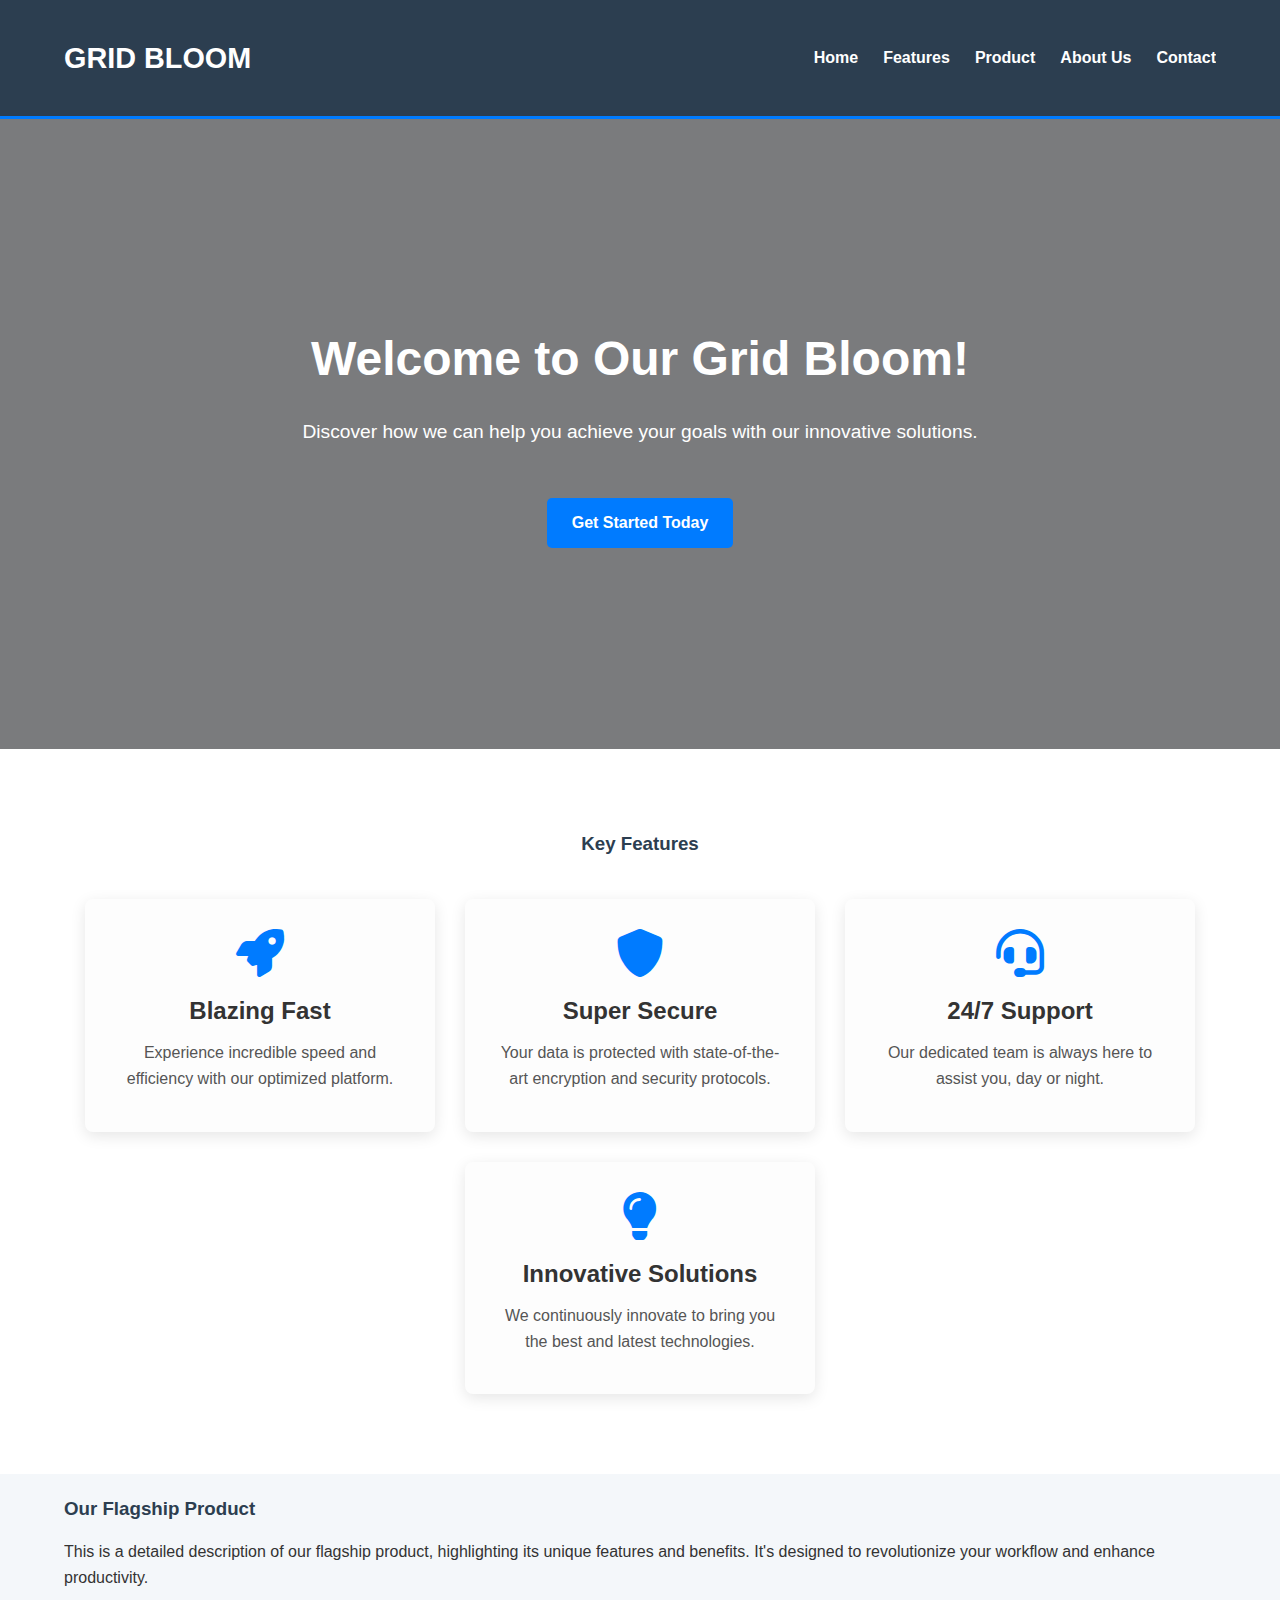
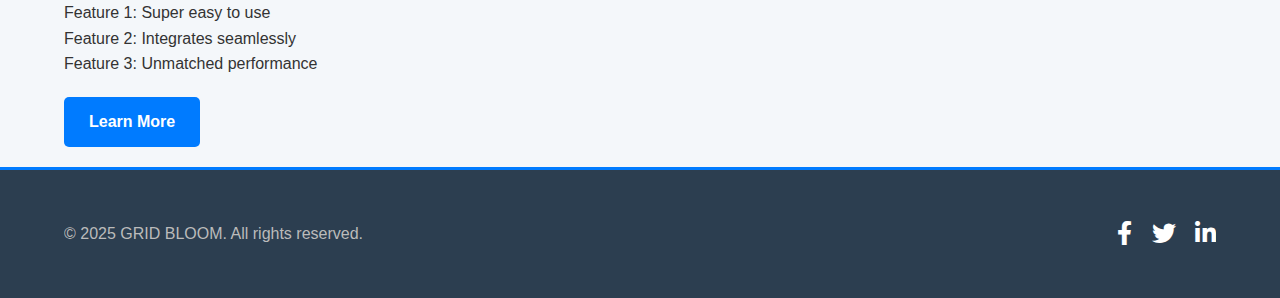
<file: index.html>
<!DOCTYPE html>
<html lang="en">
<head>
    <meta charset="UTF-8">
    <meta name="viewport" content="width=device-width, initial-scale=1.0">
    <title> Build Your First Landing Page with HTML & CSS</title>
    <link rel="icon" href="img.png">
    <meta name="description" content="A hands-on HTML and CSS project for beginners to learn web development by building a responsive landing page. Master columns, sections, and styling.">
    <meta name="keywords" content="HTML, CSS, landing page, web development, beginner project, frontend development, coding, learn web design, responsive design, tutorial, sample code">
    <meta name="author" content="Your Name / Your Project Name">
 
    <meta property="og:title" content="Learn Web Dev: Build Your First Landing Page with HTML & CSS">
    <meta property="og:description" content="A hands-on HTML and CSS project for beginners to learn web development by building a responsive landing page. Master columns, sections, and styling.">
    <meta property="og:image" content="https://www.yourwebsite.com/images/landing-page-project-thumbnail.jpg">
    <meta property="og:url" content="https://www.yourwebsite.com/your-project-page-url">
    <meta property="og:type" content="website">

    <meta name="twitter:card" content="summary_large_image">
    <meta name="twitter:title" content=" Build Your First Landing Page with HTML & CSS">
    <meta name="twitter:description" content="A hands-on HTML and CSS project for beginners to learn web development by building a responsive landing page. Master columns, sections, and styling.">
    <meta name="twitter:image" content="https://www.yourwebsite.com/images/landing-page-project-thumbnail.jpg">
    <meta name="twitter:site" content="@YourTwitterHandle">
    
    <link rel="stylesheet" href="style.css">
    <link rel="stylesheet" href="https://cdnjs.cloudflare.com/ajax/libs/font-awesome/6.0.0-beta3/css/all.min.css">
</head>
<body>

    <header class="main-header">
        <div class="container">
           <h1 class="logo">GRID BLOOM</h1>
           
            <nav class="main-nav">
                <ul>
                    <li><a href="index.html#home">Home</a></li> 
                    <li><a href="index.html#features">Features</a></li>
                    <li><a href="index.html#product-showcase">Product</a></li>
                    <li><a href="about.html">About Us</a></li>   
                    <li><a href="contact.html">Contact</a></li> 
                </ul>
            </nav>
        </div>
    </header>

    <main>
        <section id="home" class="hero-section">
            <div class="container">
                <h2>Welcome to Our Grid Bloom!</h2>
                <p>Discover how we can help you achieve your goals with our innovative solutions.</p>
                <a href="contact.html" class="btn">Get Started Today</a> 
            </div>
        </section>

        <section id="features" class="features-section">
            <div class="container">
                <h3>Key Features</h3>
                <div class="feature-grid">
                    <div class="feature-item">
                        <i class="fas fa-rocket icon"></i>
                        <h4>Blazing Fast</h4>
                        <p>Experience incredible speed and efficiency with our optimized platform.</p>
                    </div>
                    <div class="feature-item">
                        <i class="fas fa-shield-alt icon"></i>
                        <h4>Super Secure</h4>
                        <p>Your data is protected with state-of-the-art encryption and security protocols.</p>
                    </div>
                    <div class="feature-item">
                        <i class="fas fa-headset icon"></i>
                        <h4>24/7 Support</h4>
                        <p>Our dedicated team is always here to assist you, day or night.</p>
                    </div>
                    <div class="feature-item">
                        <i class="fas fa-lightbulb icon"></i>
                        <h4>Innovative Solutions</h4>
                        <p>We continuously innovate to bring you the best and latest technologies.</p>
                        </div>
                </div>
            </div>
        </section>

        <section id="product-showcase" class="product-showcase-section">
            <div class="container">
                <h3>Our Flagship Product</h3>
                <div class="product-content">
                    
                    <div class="product-description">
                        <p>This is a detailed description of our flagship product, highlighting its unique features and benefits. It's designed to revolutionize your workflow and enhance productivity.</p>
                        <ul>
                            <li>Feature 1: Super easy to use</li>
                            <li>Feature 2: Integrates seamlessly</li>
                            <li>Feature 3: Unmatched performance</li>
                        </ul>
                        <a href="contact.html" class="btn">Learn More</a> 
                    </div>
                </div>
            </div>
        </section>
    </main>

    <footer class="main-footer">
        <div class="container">
            <p>&copy; 2025 GRID BLOOM. All rights reserved.</p>
            <div class="social-links">
                <a href="#"><i class="fab fa-facebook-f"></i></a>
                <a href="#"><i class="fab fa-twitter"></i></a>
                <a href="#"><i class="fab fa-linkedin-in"></i></a>
            </div>
        </div>
    </footer>

</body>
</html>
</file>
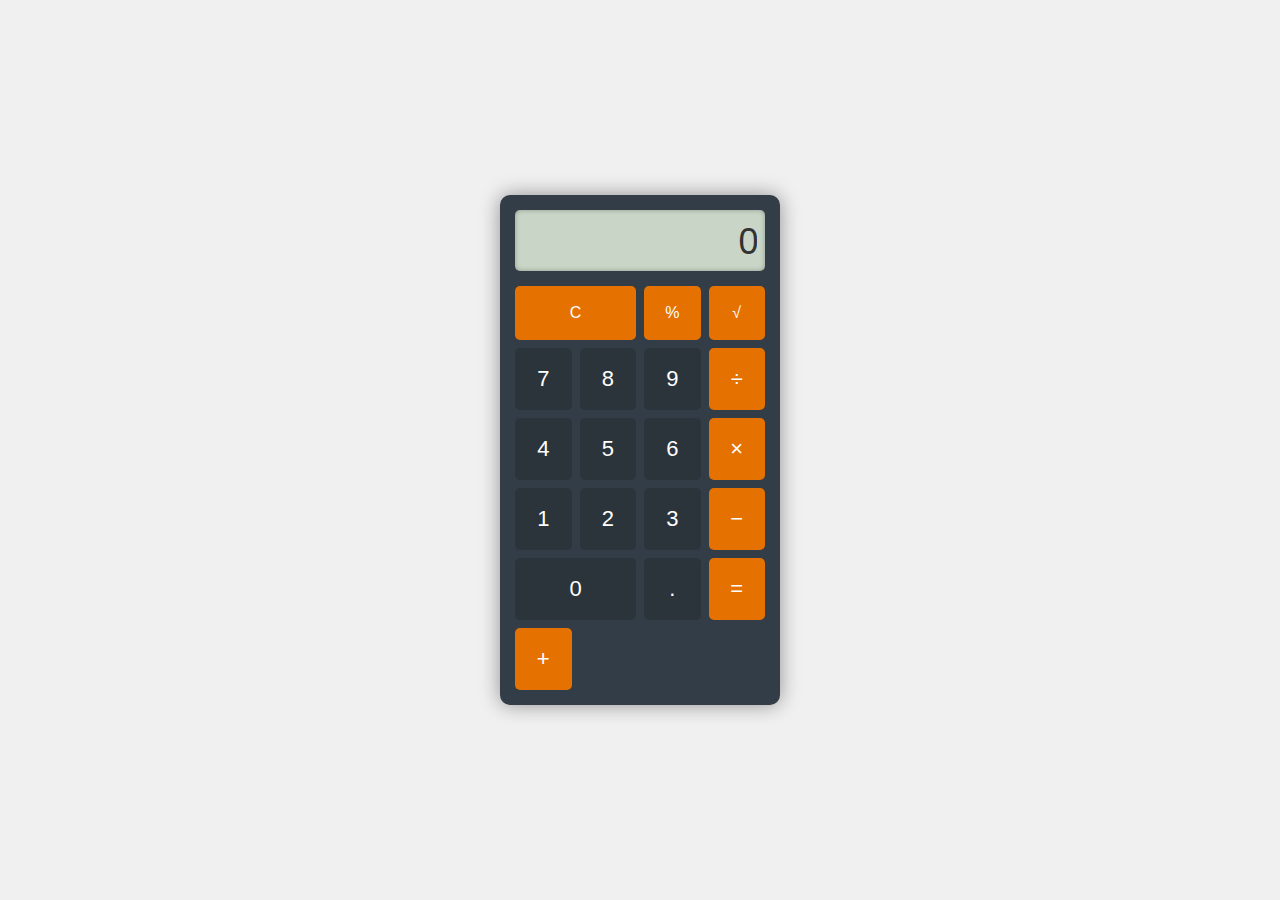
<file: calculator/index.html>
<!DOCTYPE html>
<html lang="en">
<head>
    <meta charset="UTF-8">
    <meta name="viewport" content="width=device-width, initial-scale=1.0">
    <title> Calculator</title>
    <link rel="icon" href="cal.png">
    <link rel="stylesheet" href="style.css">
</head>
<body>
    <div class="calculator">
        <div class="display-area">
            <div class="model-info"></div>
            <div class="display" id="display">0</div>
        </div>
        <div class="buttons">
            <button class="orange-btn span-two" id="clear">C</button> <button class="orange-btn" id="percent">%</button>
            <button class="orange-btn" id="sqrt">√</button>


            <button>7</button>
            <button>8</button>
            <button>9</button>
            <button class="operator" id="divide">÷</button>

            <button>4</button>
            <button>5</button>
            <button>6</button>
            <button class="operator" id="multiply">×</button>

            <button>1</button>
            <button>2</button>
            <button>3</button>
            <button class="operator" id="subtract">−</button>

            <button class="zero-button">0</button>
            <button id="decimal">.</button>
            <button class="operator" id="equals">=</button>
            <button class="operator" id="add">+</button>
        </div>
    </div>
    <script src="script.js"></script>
</body>
</html>
</file>
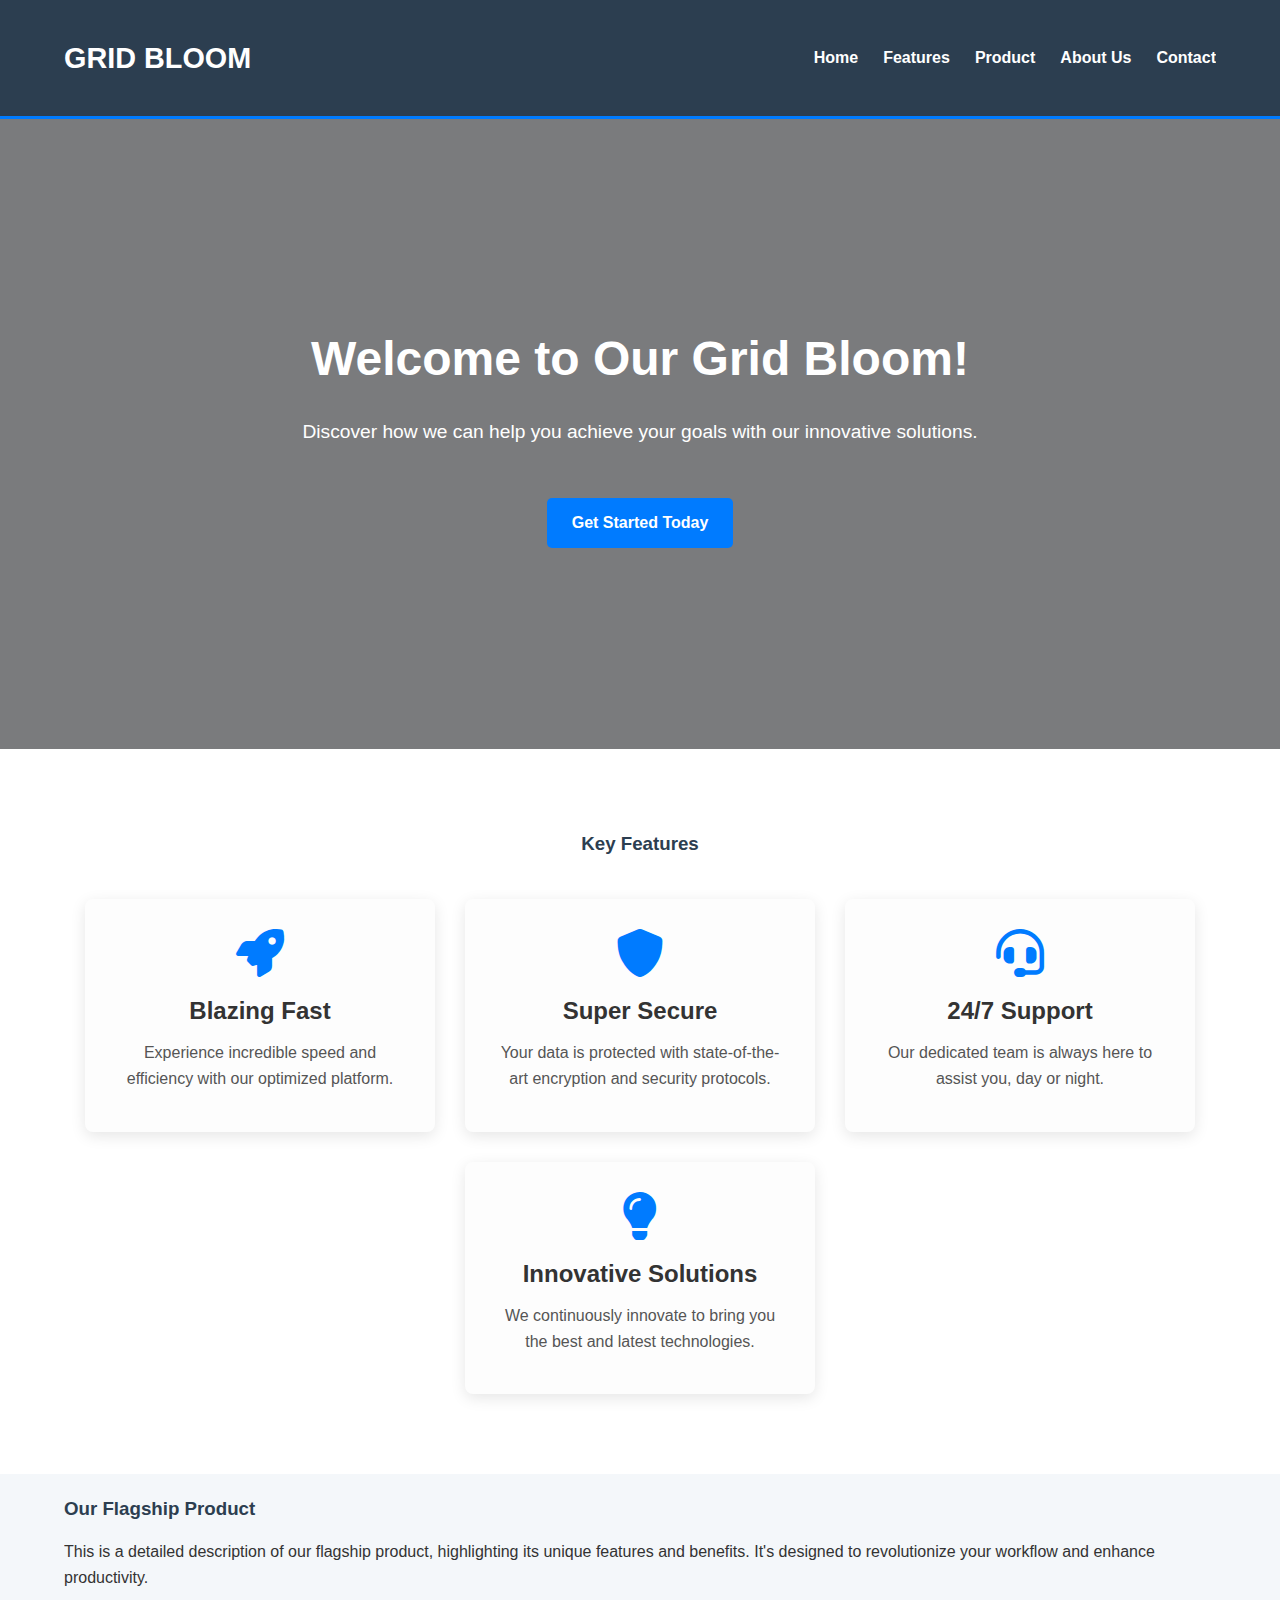
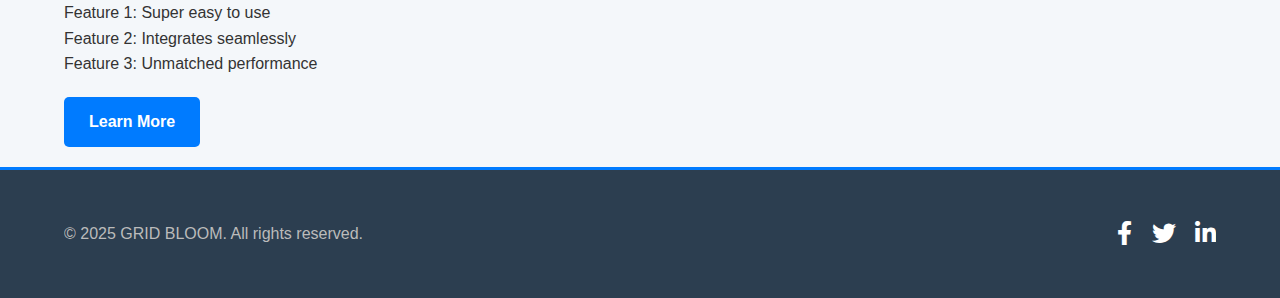
<file: landing page/index.html>
<!DOCTYPE html>
<html lang="en">
<head>
    <meta charset="UTF-8">
    <meta name="viewport" content="width=device-width, initial-scale=1.0">
    <title> Build Your First Landing Page with HTML & CSS</title>
    <link rel="icon" href="img.png">
    <meta name="description" content="A hands-on HTML and CSS project for beginners to learn web development by building a responsive landing page. Master columns, sections, and styling.">
    <meta name="keywords" content="HTML, CSS, landing page, web development, beginner project, frontend development, coding, learn web design, responsive design, tutorial, sample code">
    <meta name="author" content="Your Name / Your Project Name">
 
    <meta property="og:title" content="Learn Web Dev: Build Your First Landing Page with HTML & CSS">
    <meta property="og:description" content="A hands-on HTML and CSS project for beginners to learn web development by building a responsive landing page. Master columns, sections, and styling.">
    <meta property="og:image" content="https://www.yourwebsite.com/images/landing-page-project-thumbnail.jpg">
    <meta property="og:url" content="https://www.yourwebsite.com/your-project-page-url">
    <meta property="og:type" content="website">

    <meta name="twitter:card" content="summary_large_image">
    <meta name="twitter:title" content=" Build Your First Landing Page with HTML & CSS">
    <meta name="twitter:description" content="A hands-on HTML and CSS project for beginners to learn web development by building a responsive landing page. Master columns, sections, and styling.">
    <meta name="twitter:image" content="https://www.yourwebsite.com/images/landing-page-project-thumbnail.jpg">
    <meta name="twitter:site" content="@YourTwitterHandle">
    
    <link rel="stylesheet" href="style.css">
    <link rel="stylesheet" href="https://cdnjs.cloudflare.com/ajax/libs/font-awesome/6.0.0-beta3/css/all.min.css">
</head>
<body>

    <header class="main-header">
        <div class="container">
           <h1 class="logo">GRID BLOOM</h1>
           
            <nav class="main-nav">
                <ul>
                    <li><a href="index.html#home">Home</a></li> 
                    <li><a href="index.html#features">Features</a></li>
                    <li><a href="index.html#product-showcase">Product</a></li>
                    <li><a href="about.html">About Us</a></li>   
                    <li><a href="contact.html">Contact</a></li> 
                </ul>
            </nav>
        </div>
    </header>

    <main>
        <section id="home" class="hero-section">
            <div class="container">
                <h2>Welcome to Our Grid Bloom!</h2>
                <p>Discover how we can help you achieve your goals with our innovative solutions.</p>
                <a href="contact.html" class="btn">Get Started Today</a> 
            </div>
        </section>

        <section id="features" class="features-section">
            <div class="container">
                <h3>Key Features</h3>
                <div class="feature-grid">
                    <div class="feature-item">
                        <i class="fas fa-rocket icon"></i>
                        <h4>Blazing Fast</h4>
                        <p>Experience incredible speed and efficiency with our optimized platform.</p>
                    </div>
                    <div class="feature-item">
                        <i class="fas fa-shield-alt icon"></i>
                        <h4>Super Secure</h4>
                        <p>Your data is protected with state-of-the-art encryption and security protocols.</p>
                    </div>
                    <div class="feature-item">
                        <i class="fas fa-headset icon"></i>
                        <h4>24/7 Support</h4>
                        <p>Our dedicated team is always here to assist you, day or night.</p>
                    </div>
                    <div class="feature-item">
                        <i class="fas fa-lightbulb icon"></i>
                        <h4>Innovative Solutions</h4>
                        <p>We continuously innovate to bring you the best and latest technologies.</p>
                        </div>
                </div>
            </div>
        </section>

        <section id="product-showcase" class="product-showcase-section">
            <div class="container">
                <h3>Our Flagship Product</h3>
                <div class="product-content">
                    
                    <div class="product-description">
                        <p>This is a detailed description of our flagship product, highlighting its unique features and benefits. It's designed to revolutionize your workflow and enhance productivity.</p>
                        <ul>
                            <li>Feature 1: Super easy to use</li>
                            <li>Feature 2: Integrates seamlessly</li>
                            <li>Feature 3: Unmatched performance</li>
                        </ul>
                        <a href="contact.html" class="btn">Learn More</a> 
                    </div>
                </div>
            </div>
        </section>
    </main>

    <footer class="main-footer">
        <div class="container">
            <p>&copy; 2025 GRID BLOOM. All rights reserved.</p>
            <div class="social-links">
                <a href="#"><i class="fab fa-facebook-f"></i></a>
                <a href="#"><i class="fab fa-twitter"></i></a>
                <a href="#"><i class="fab fa-linkedin-in"></i></a>
            </div>
        </div>
    </footer>

</body>
</html>
</file>
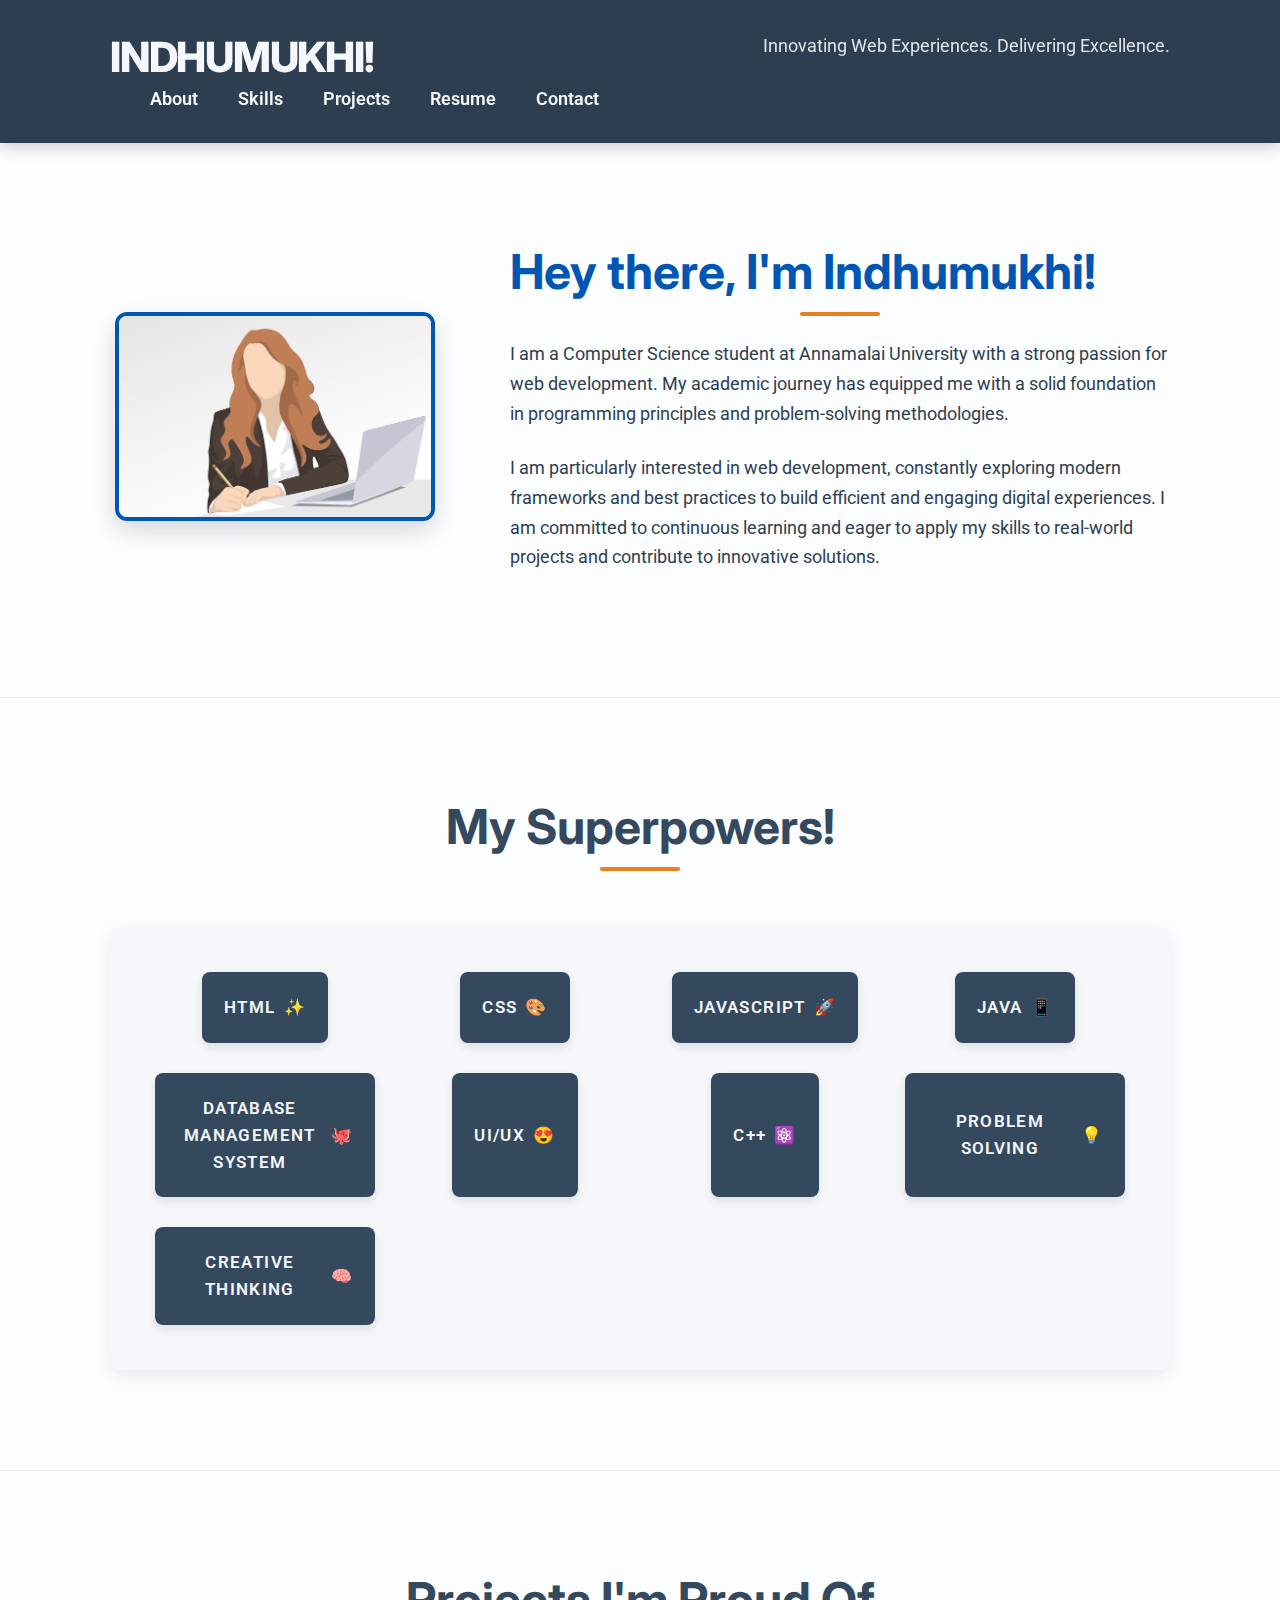
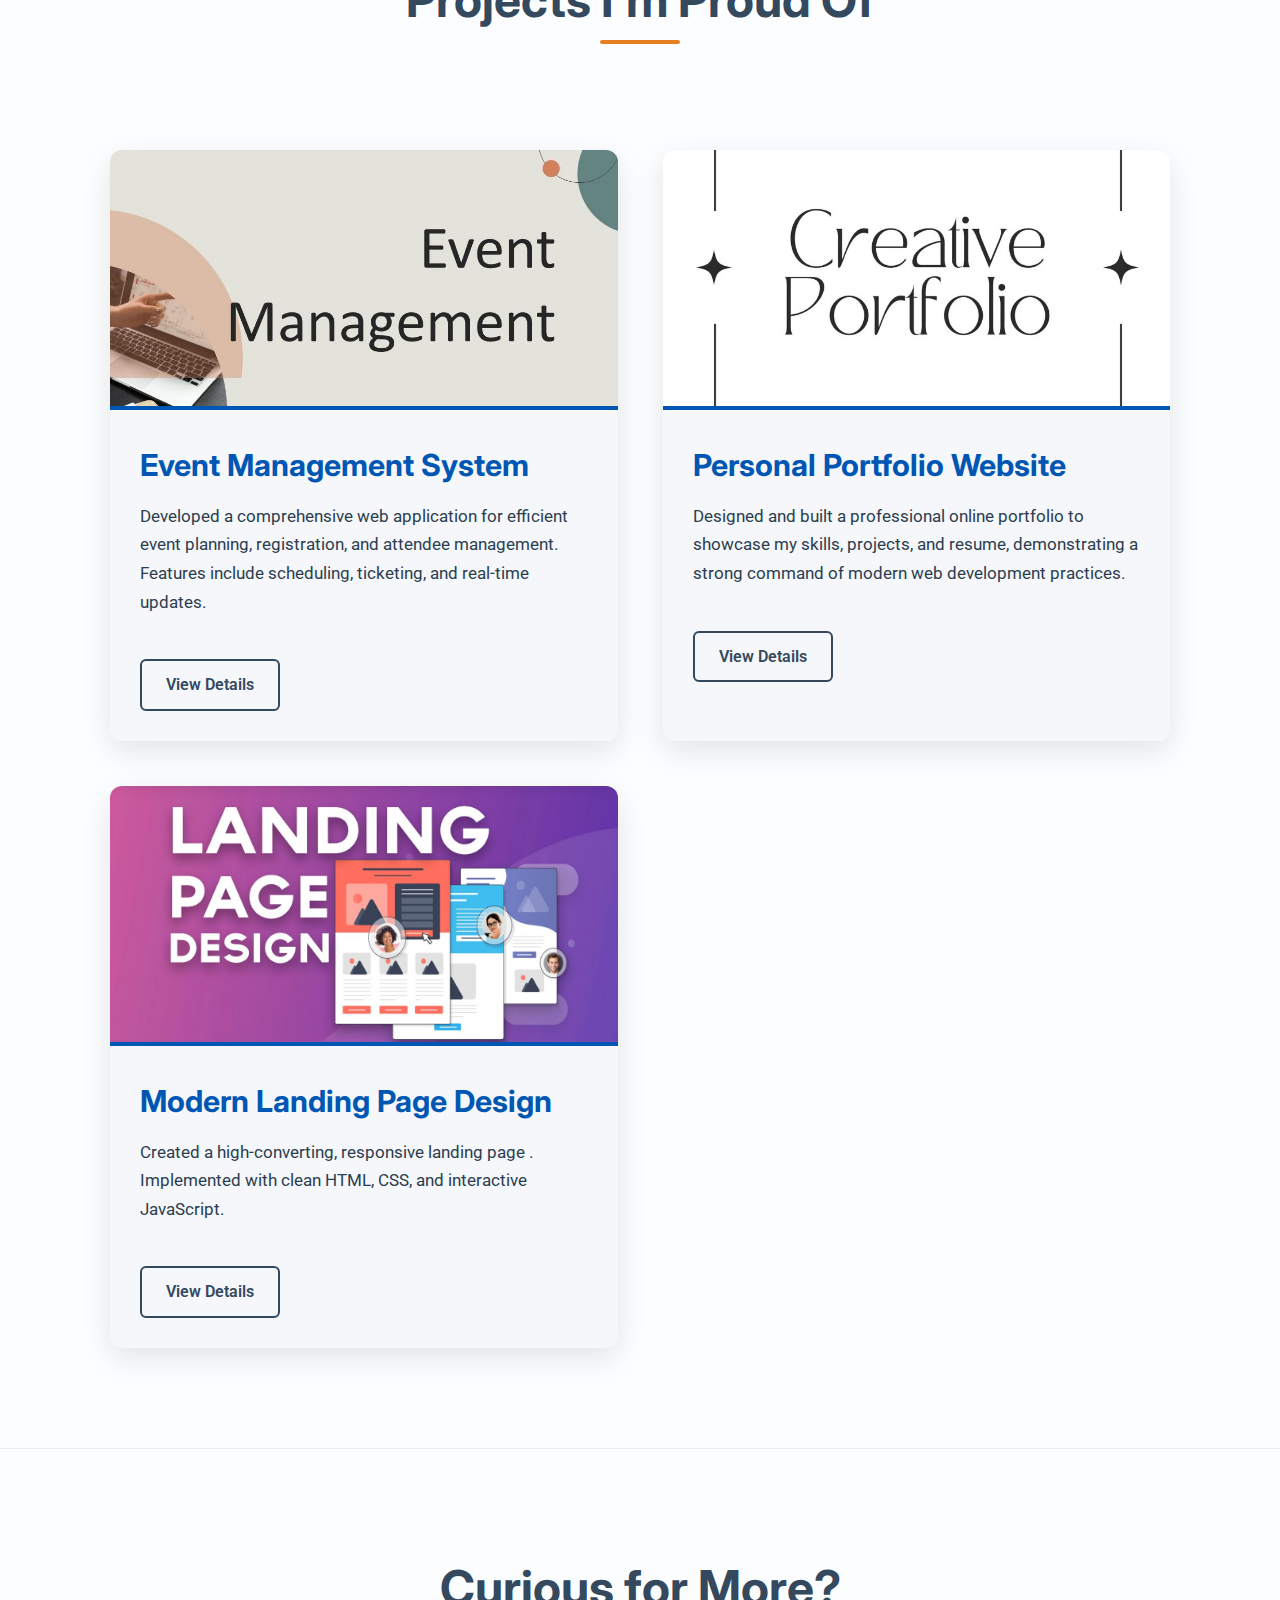
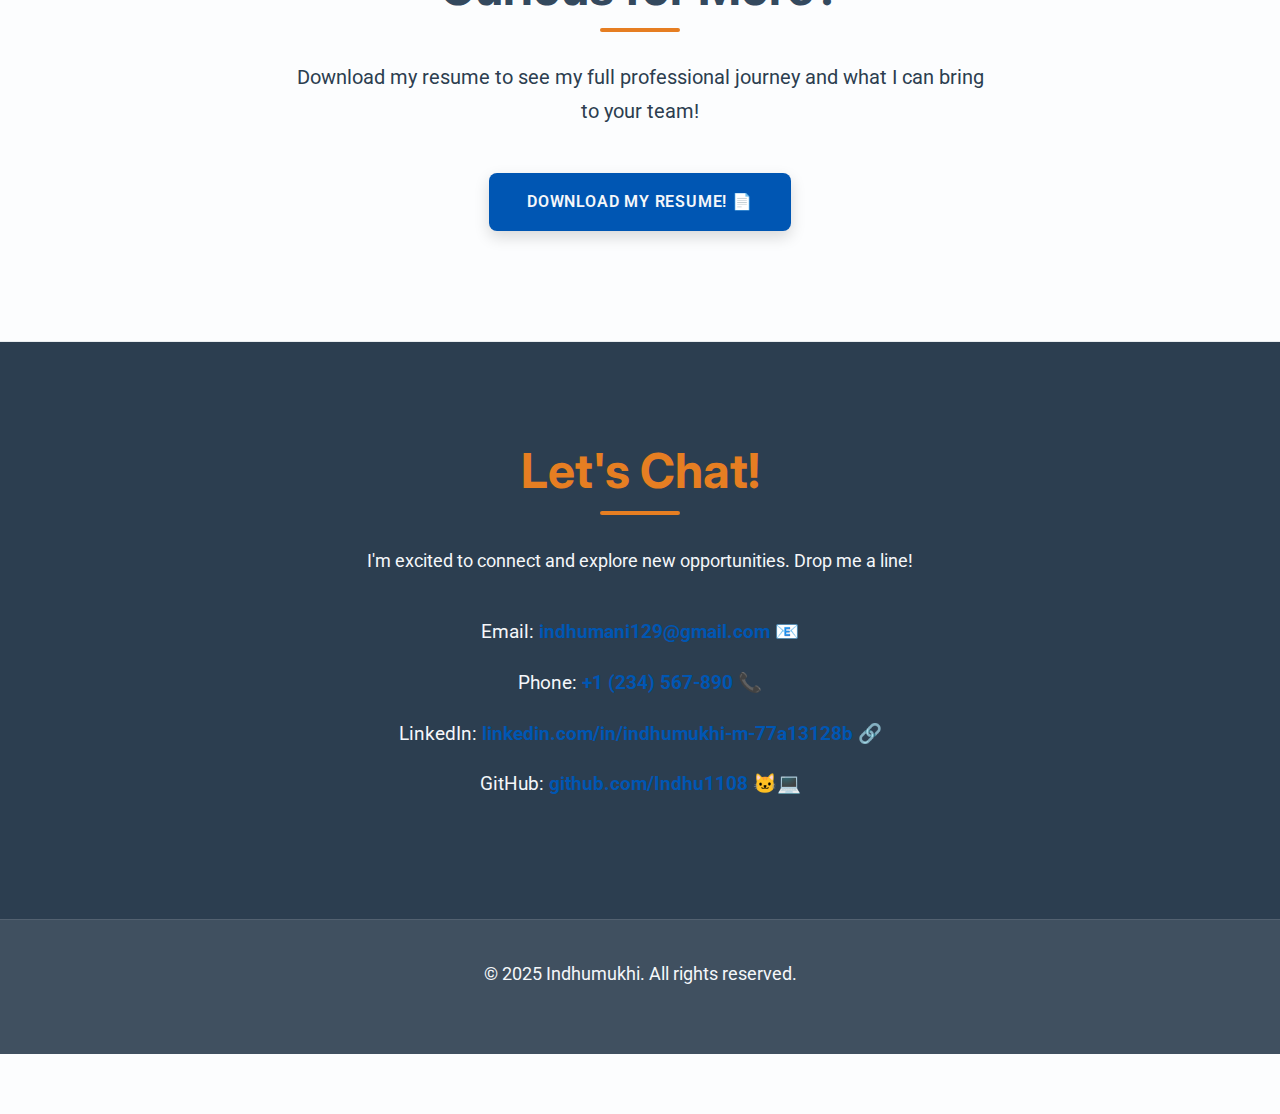
<file: portfolio/index.html>
<!DOCTYPE html>
<html lang="en">
<head>
    <meta charset="UTF-8">
    <meta name="viewport" content="width=device-width, initial-scale=1.0">
    <title>Indhumukhi- professional Portfolio</title>
    <link rel="icon" href="sp.png.jpg">
    <link rel="stylesheet" href="style.css">
    
    <link rel="preconnect" href="https://fonts.googleapis.com">
    <link rel="preconnect" href="https://fonts.gstatic.com" crossorigin>
    <link href="https://fonts.googleapis.com/css2?family=Nunito:wght@400;700&family=Poppins:wght@300;400;600;700&family=Montserrat:wght@700&display=swap" rel="stylesheet">
</head>
<body>

    
    <header class="header">
        <div class="container">
            
            <h1 class="logo">INDHUMUKHI!</h1>
            
            <p class="tagline">Innovating Web Experiences. Delivering Excellence.</p>
            
            <nav class="main-nav">
                <ul>
                    <li><a href="#about">About</a></li>
                    <li><a href="#skills">Skills</a></li>
                    <li><a href="#projects">Projects</a></li>
                    <li><a href="#resume">Resume</a></li>
                    <li><a href="#contact">Contact</a></li>
                </ul>
            </nav>
        </div>
    </header>

    <main>
    
        <section id="about" class="about-section section-padding">
            <div class="container">
                <div class="about-content">
                    <div class="about-image">
                        
                        <img src="wm.png" alt="Profile picture of [Your Name]" class="profile-pic">
                    </div>
                    <div class="about-bio">
                        <h2>Hey there, I'm Indhumukhi!</h2>
                         <p>I am a Computer Science student at Annamalai University with a strong passion for web development. My academic journey has equipped me with a solid foundation in programming principles and problem-solving methodologies.</p>
                        <p>I am particularly interested in web development, constantly exploring modern frameworks and best practices to build efficient and engaging digital experiences. I am committed to continuous learning and eager to apply my skills to real-world projects and contribute to innovative solutions.</p>
                    </div>
                </div>
            </div>
        </section>

        
        <section id="skills" class="skills-section section-padding">
            <div class="container">
                <h2>My Superpowers!</h2>
                <div class="skills-grid">
                    <div class="skill-item">HTML <span role="img" aria-label="sparkles">✨</span></div>
                    <div class="skill-item">CSS <span role="img" aria-label="palette">🎨</span></div>
                    <div class="skill-item">JavaScript  <span role="img" aria-label="rocket">🚀</span></div>
                    <div class="skill-item">Java<span role="img" aria-label="mobile phone">📱</span></div>
                    <div class="skill-item">Database Management System <span role="img" aria-label="octopus">🐙</span></div>
                    <div class="skill-item">UI/UX <span role="img" aria-label="heart eyes">😍</span></div>
                    <div class="skill-item">c++ <span role="img" aria-label="atom symbol">⚛️</span></div>
                    <div class="skill-item">Problem Solving <span role="img" aria-label="light bulb">💡</span></div>
                    <div class="skill-item">Creative Thinking <span role="img" aria-label="brain">🧠</span></div>
                </div>
            </div>
        </section>

        
        <section id="projects" class="projects-section section-padding">
            <div class="container">
                <h2>Projects I'm Proud Of</h2>
                <div class="projects-grid">
                    
                    <div class="project-card">
                        <img src="em.jpg" alt="Thumbnail for Event Management System project">
                        <div class="project-card-content">
                            <h3>Event Management System</h3>
                            <p>Developed a comprehensive web application for efficient event planning, registration, and attendee management. Features include scheduling, ticketing, and real-time updates.</p>
                            <a href="Event Management/event.html" target="_blank" class="btn-link">View Details</a>
                        </div>
                    </div>
                    
                    <div class="project-card">
                        <img src="pt.jpg" alt="Thumbnail for Personal Portfolio Website project">
                        <div class="project-card-content">
                            <h3>Personal Portfolio Website</h3>
                            <p>Designed and built a professional online portfolio to showcase my skills, projects, and resume, demonstrating a strong command of modern web development practices.</p>
                            <a href="" target="_blank" class="btn-link">View Details</a>
                        </div>
                    </div>
                    
                    <div class="project-card">
                        <img src="lp.jpg" alt="Thumbnail for Modern Landing Page project">
                        <div class="project-card-content">
                            <h3>Modern Landing Page Design</h3>
                            <p>Created a high-converting, responsive landing page . Implemented with clean HTML, CSS, and interactive JavaScript.</p>
                            <a href="landing page/index.html" target="_blank" class="btn-link">View Details</a>
                        </div>
                    </div>
                    
                </div>
            </div>
        </section>

        <section id="resume" class="resume-section section-padding">
            <div class="container text-center">
                <h2>Curious for More?</h2>
                <p>Download my resume to see my full professional journey and what I can bring to your team!</p>
                
                <a href="your-resume.pdf" download class="btn-primary">Download My Resume! <span role="img" aria-label="document">📄</span></a>
            </div>
        </section>

        
        <section id="contact" class="contact-section section-padding">
            <div class="container text-center">
                <h2>Let's Chat!</h2>
                <p>I'm excited to connect and explore new opportunities. Drop me a line!</p>
                <div class="contact-info">
                    <p>Email: <a href="mailto:indhumani129@gmail.com">indhumani129@gmail.com</a> <span role="img" aria-label="email">📧</span></p>
                    <p>Phone: <a href="tel:+1234567890">+1 (234) 567-890</a> <span role="img" aria-label="phone">📞</span></p>
                    <p>LinkedIn: <a href="https://www.linkedin.com/in/indhumukhi-m-77a13128b/" target="_blank">linkedin.com/in/indhumukhi-m-77a13128b</a> <span role="img" aria-label="linkedin">🔗</span></p>
                    <p>GitHub: <a href="https://github.com/Indhu1108" target="_blank">github.com/Indhu1108</a> <span role="img" aria-label="github">🐱‍💻</span></p>
                </div>
            </div>
        </section>
    </main>

    
    <footer class="footer">
        <div class="container">
            <p>&copy; 2025 Indhumukhi. All rights reserved.</p>
        </div>
    </footer>

</body>
</html>
</file>
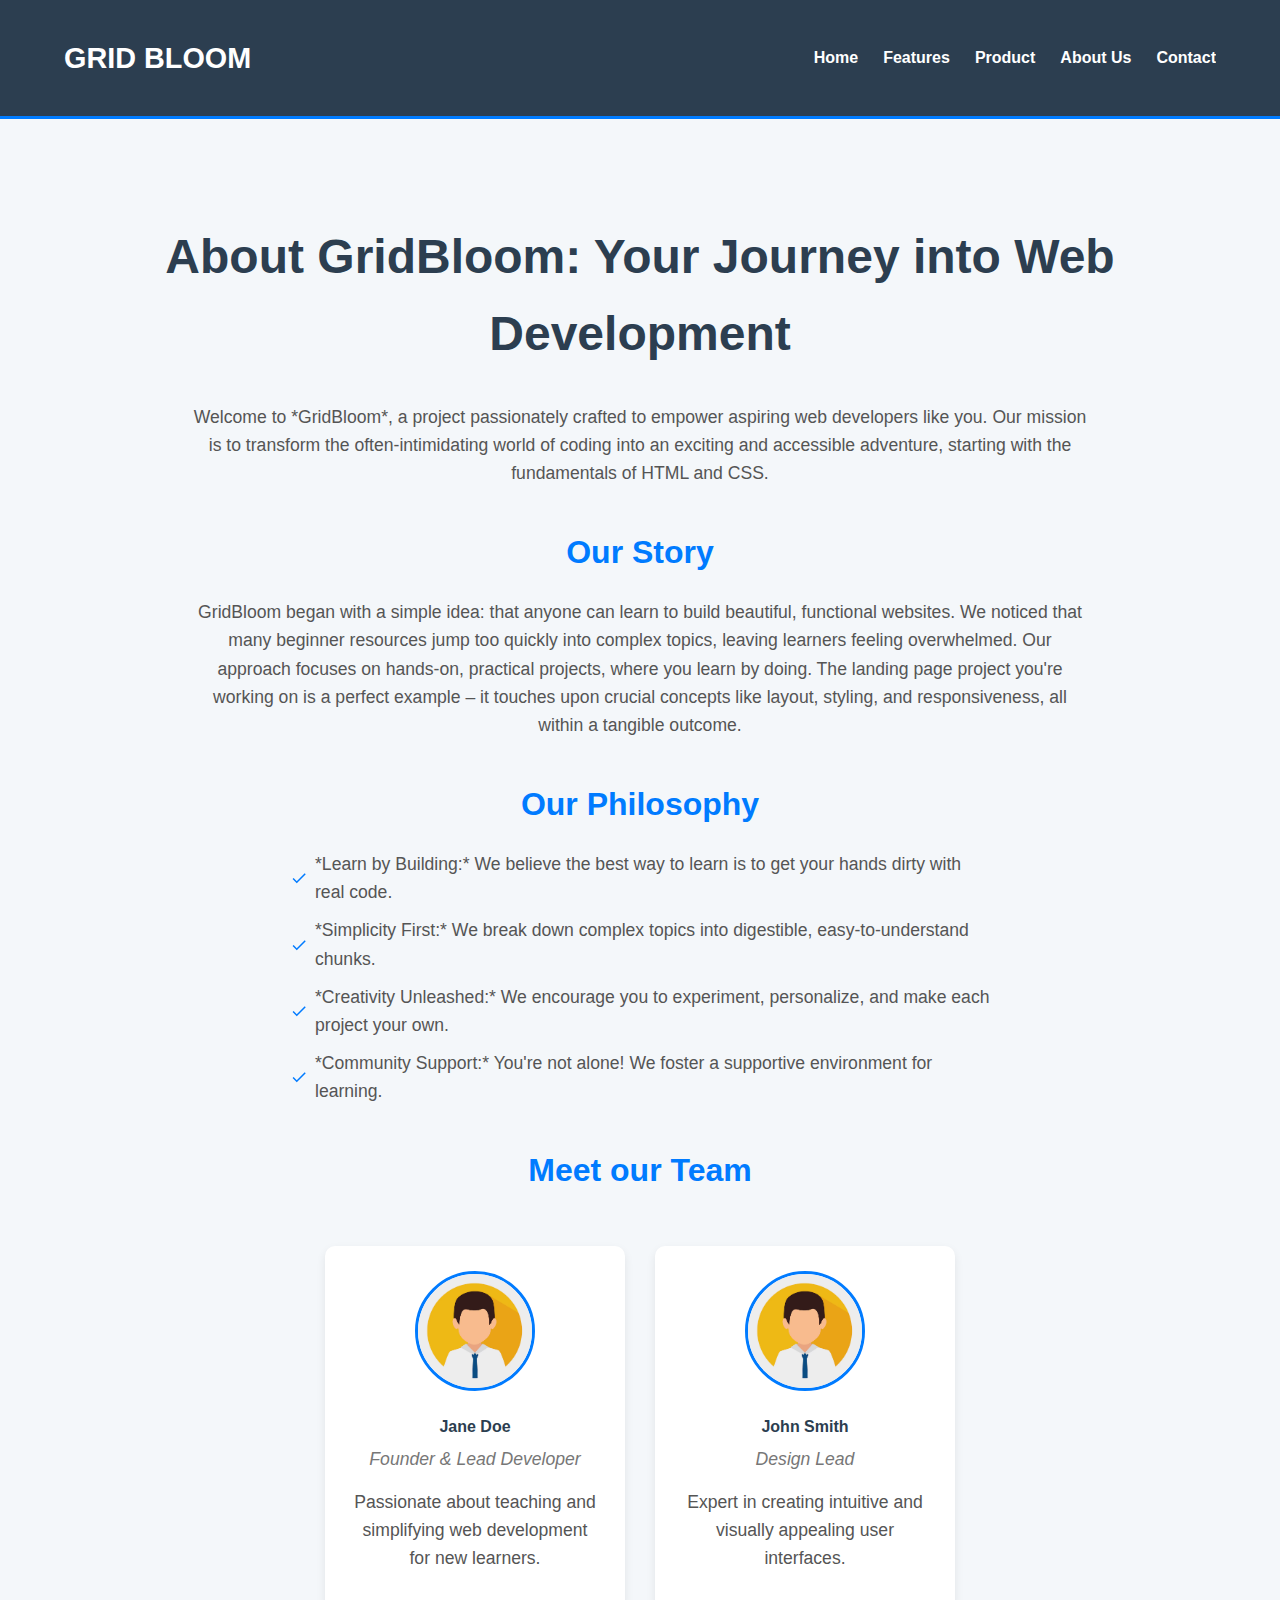
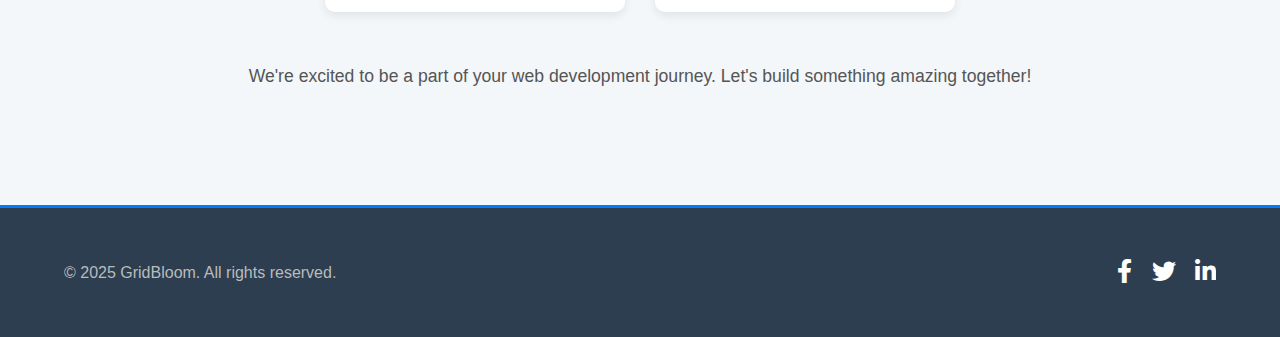
<file: about.html>
<!DOCTYPE html>
<html lang="en">
<head>
    <meta charset="UTF-8">
    <meta name="viewport" content="width=device-width, initial-scale=1.0">
    <title>About Us - Learn Web Dev: GridBloom Project</title>
     <link rel="icon" href="img3.png">
    <meta name="description" content="Learn about the mission and team behind the GridBloom project, dedicated to helping beginners master HTML and CSS for web development.">
    <meta property="og:title" content="About Us - GridBloom Project">
    <meta property="og:description" content="Learn about the mission and team behind the GridBloom project, dedicated to helping beginners master HTML and CSS for web development.">
    <meta property="og:image" content="https://www.yourwebsite.com/images/about-us-thumbnail.jpg">
    <meta property="og:url" content="https://www.yourwebsite.com/about.html">

    <link rel="stylesheet" href="style.css">
    <link rel="stylesheet" href="https://cdnjs.cloudflare.com/ajax/libs/font-awesome/6.0.0-beta3/css/all.min.css">
</head>
<body>

    <header class="main-header">
        <div class="container">
           <h1 class="logo">GRID BLOOM</h1>
            <nav class="main-nav">
                <ul>
                    <li><a href="index.html">Home</a></li>
                    <li><a href="index.html#features">Features</a></li>
                    <li><a href="index.html#product-showcase">Product</a></li>
                    <li><a href="about.html">About Us</a></li>
                    <li><a href="contact.html">Contact</a></li>
                </ul>
            </nav>
        </div>
    </header>

    <main>
        <section class="about-us-page-section">
            <div class="container">
                <h1>About GridBloom: Your Journey into Web Development</h1>
                <p>Welcome to *GridBloom*, a project passionately crafted to empower aspiring web developers like you. Our mission is to transform the often-intimidating world of coding into an exciting and accessible adventure, starting with the fundamentals of HTML and CSS.</p>

                <h2>Our Story</h2>
                <p>GridBloom began with a simple idea: that anyone can learn to build beautiful, functional websites. We noticed that many beginner resources jump too quickly into complex topics, leaving learners feeling overwhelmed. Our approach focuses on hands-on, practical projects, where you learn by doing. The landing page project you're working on is a perfect example – it touches upon crucial concepts like layout, styling, and responsiveness, all within a tangible outcome.</p>

                <h2>Our Philosophy</h2>
                <ul>
                    <li>*Learn by Building:* We believe the best way to learn is to get your hands dirty with real code.</li>
                    <li>*Simplicity First:* We break down complex topics into digestible, easy-to-understand chunks.</li>
                    <li>*Creativity Unleashed:* We encourage you to experiment, personalize, and make each project your own.</li>
                    <li>*Community Support:* You're not alone! We foster a supportive environment for learning.</li>
                </ul>

                <h2>Meet our Team </h2>
                <div class="team-grid">
                    <div class="team-member">
                        <img src="img2.png" alt="Jane Doe - Founder" class="team-photo">
                        <h4>Jane Doe</h4>
                        <p class="role">Founder & Lead Developer</p>
                        <p>Passionate about teaching and simplifying web development for new learners.</p>
                    </div>
                    <div class="team-member">
                        <img src="img2.png" alt="John Smith - Design Lead" class="team-photo">
                        <h4>John Smith</h4>
                        <p class="role">Design Lead</p>
                        <p>Expert in creating intuitive and visually appealing user interfaces.</p>
                    </div>
                </div>

                <p>We're excited to be a part of your web development journey. Let's build something amazing together!</p>
            </div>
        </section>
    </main>

    <footer class="main-footer">
        <div class="container">
            <p>&copy; 2025 GridBloom. All rights reserved.</p>
            <div class="social-links">
                <a href="#"><i class="fab fa-facebook-f"></i></a>
                <a href="#"><i class="fab fa-twitter"></i></a>
                <a href="#"><i class="fab fa-linkedin-in"></i></a>
            </div>
        </div>
    </footer>

</body>
</html>
</file>
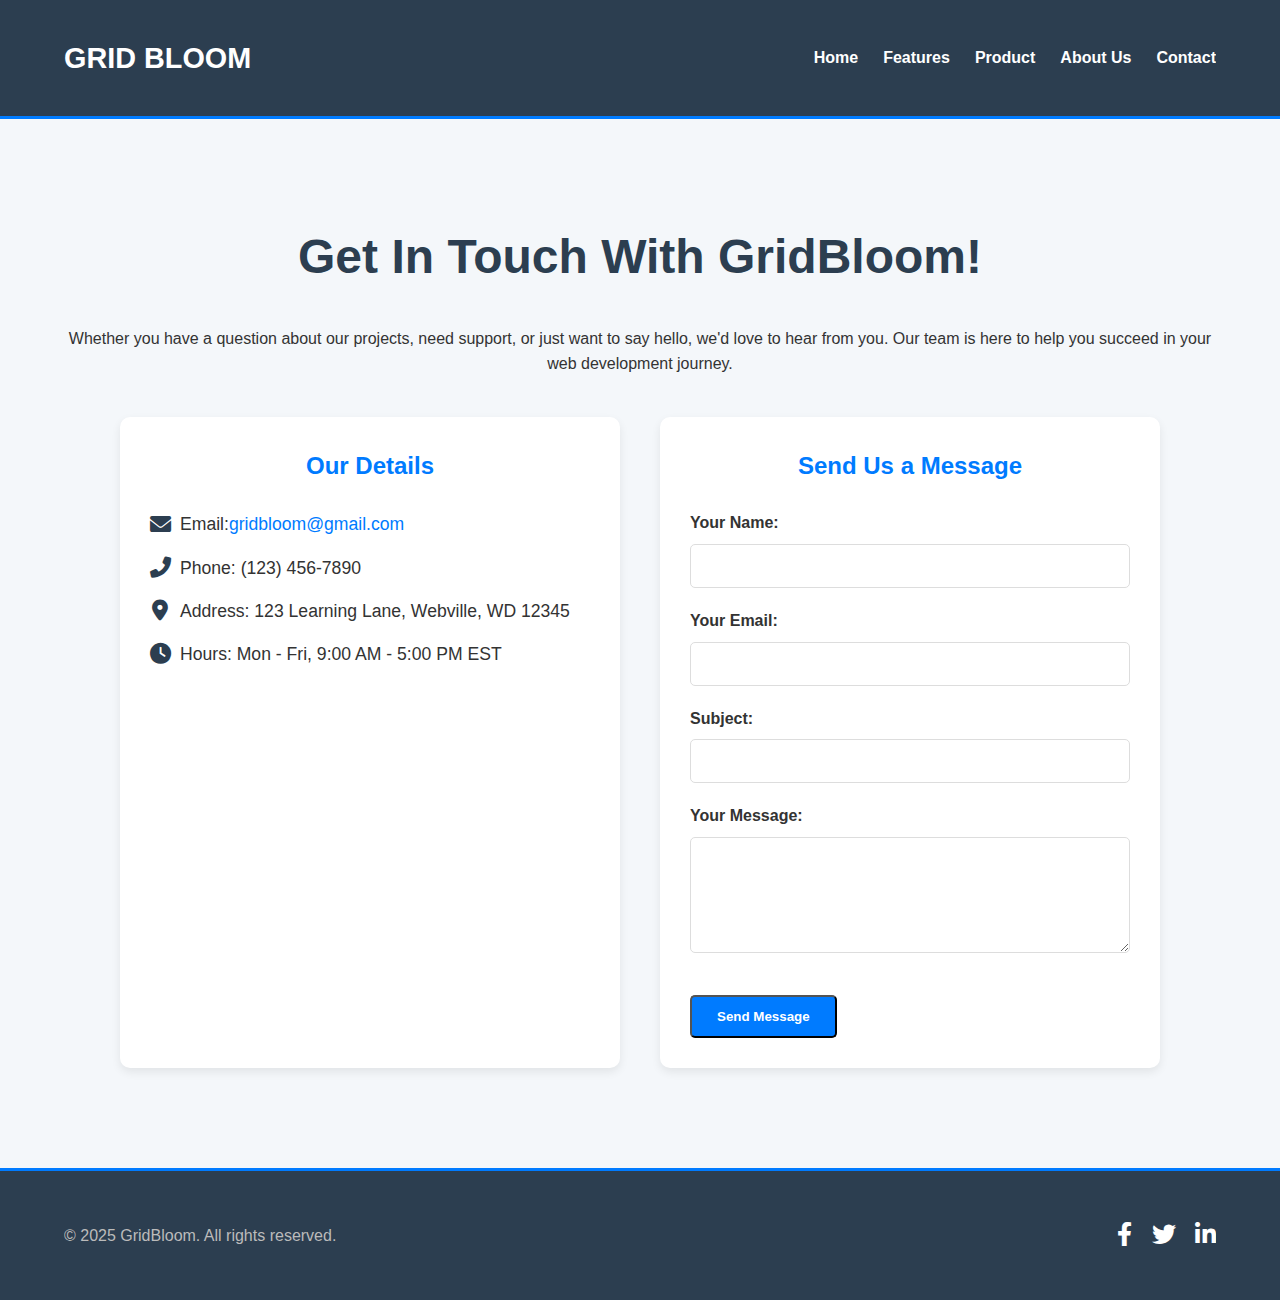
<file: contact.html>
<!DOCTYPE html>
<html lang="en">
<head>
    <meta charset="UTF-8">
    <meta name="viewport" content="width=device-width, initial-scale=1.0">
    <title>Contact Us - Learn Web Dev: GridBloom Project</title>
     <link rel="icon" href="img4.png">
    <meta name="description" content="Contact the GridBloom team for support, questions, or collaboration on your web development learning journey.">
    <meta property="og:title" content="Contact Us - GridBloom Project">
    <meta property="og:description" content="Contact the GridBloom team for support, questions, or collaboration on your web development learning journey.">
    <meta property="og:image" content="https://www.yourwebsite.com/images/contact-us-thumbnail.jpg">
    <meta property="og:url" content="https://www.yourwebsite.com/contact.html">

    <link rel="stylesheet" href="style.css">
    <link rel="stylesheet" href="https://cdnjs.cloudflare.com/ajax/libs/font-awesome/6.0.0-beta3/css/all.min.css">
</head>
<body>

    <header class="main-header">
        <div class="container">
           <h1 class="logo">GRID BLOOM</h1>
            <nav class="main-nav">
                <ul>
                    <li><a href="index.html">Home</a></li>
                    <li><a href="index.html#features">Features</a></li>
                    <li><a href="index.html#product-showcase">Product</a></li>
                    <li><a href="about.html">About Us</a></li>
                    <li><a href="contact.html">Contact</a></li>
                </ul>
            </nav>
        </div>
    </header>

    <main>
        <section class="contact-page-section">
            <div class="container">
                <h1>Get In Touch With GridBloom!</h1>
                <p>Whether you have a question about our projects, need support, or just want to say hello, we'd love to hear from you. Our team is here to help you succeed in your web development journey.</p>

                <div class="contact-grid">
                    <div class="contact-info">
                        <h2>Our Details</h2>
                        <p><i class="fas fa-envelope icon-small"></i> Email: <a href="mailto:support@gridbloom.com">gridbloom@gmail.com</a></p>
                        <p><i class="fas fa-phone-alt icon-small"></i> Phone: (123) 456-7890</p>
                        <p><i class="fas fa-map-marker-alt icon-small"></i> Address: 123 Learning Lane, Webville, WD 12345</p>
                        <p><i class="fas fa-clock icon-small"></i> Hours: Mon - Fri, 9:00 AM - 5:00 PM EST</p>
                    </div>

                    <div class="contact-form-container">
                        <h2>Send Us a Message</h2>
                        <form action="#" method="POST" class="contact-form">
                            <div class="form-group">
                                <label for="name">Your Name:</label>
                                <input type="text" id="name" name="name" required>
                            </div>
                            <div class="form-group">
                                <label for="email">Your Email:</label>
                                <input type="email" id="email" name="email" required>
                            </div>
                            <div class="form-group">
                                <label for="subject">Subject:</label>
                                <input type="text" id="subject" name="subject">
                            </div>
                            <div class="form-group">
                                <label for="message">Your Message:</label>
                                <textarea id="message" name="message" rows="6" required></textarea>
                            </div>
                            <button type="submit" class="btn">Send Message</button>
                        </form>
                    </div>
                </div>
            </div>
        </section>
    </main>

    <footer class="main-footer">
        <div class="container">
            <p>&copy; 2025 GridBloom. All rights reserved.</p>
            <div class="social-links">
                <a href="#"><i class="fab fa-facebook-f"></i></a>
                <a href="#"><i class="fab fa-twitter"></i></a>
                <a href="#"><i class="fab fa-linkedin-in"></i></a>
            </div>
        </div>
    </footer>

</body>
</html>
</file>
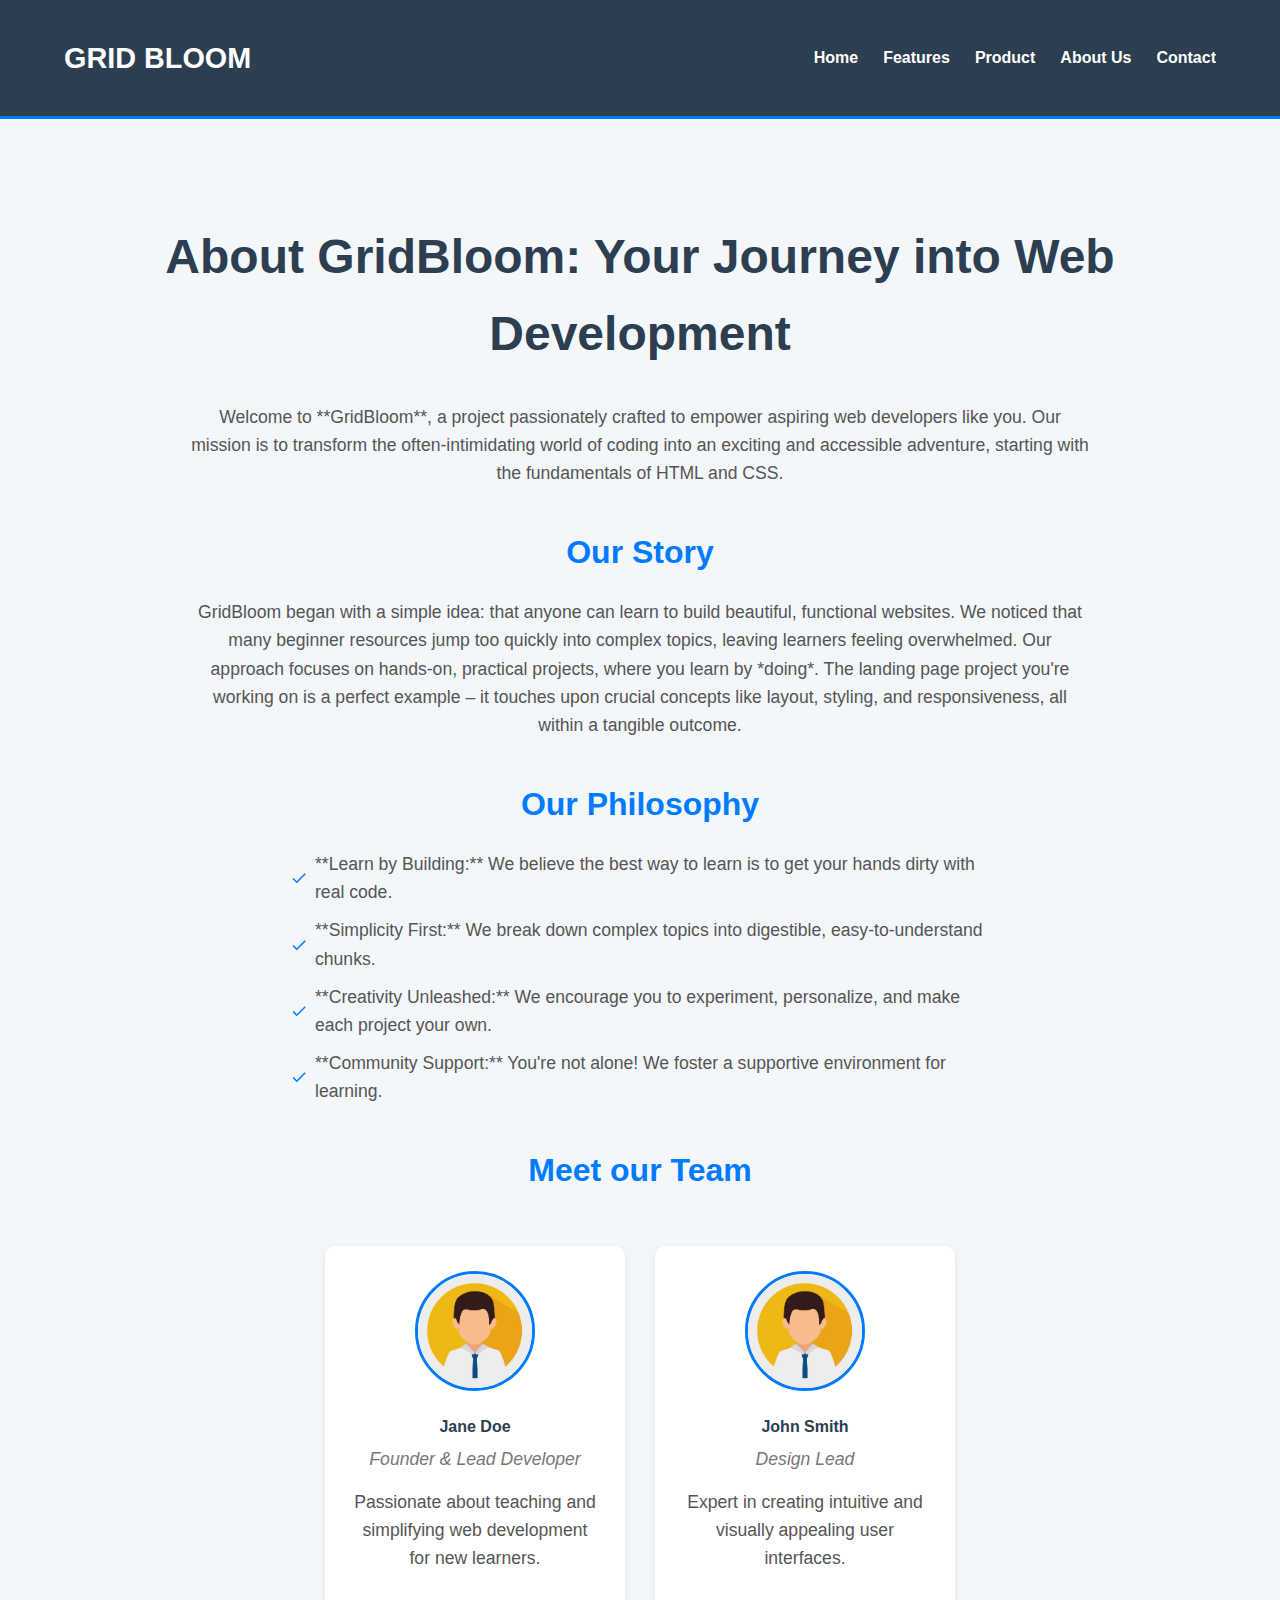
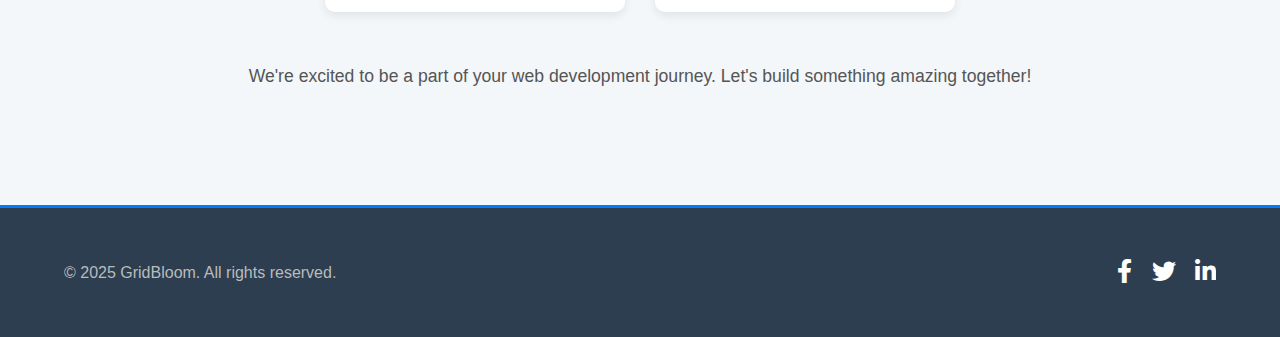
<file: landing page/about.html>
<!DOCTYPE html>
<html lang="en">
<head>
    <meta charset="UTF-8">
    <meta name="viewport" content="width=device-width, initial-scale=1.0">
    <title>About Us - Learn Web Dev: GridBloom Project</title>
     <link rel="icon" href="img3.png">
    <meta name="description" content="Learn about the mission and team behind the GridBloom project, dedicated to helping beginners master HTML and CSS for web development.">
    <meta property="og:title" content="About Us - GridBloom Project">
    <meta property="og:description" content="Learn about the mission and team behind the GridBloom project, dedicated to helping beginners master HTML and CSS for web development.">
    <meta property="og:image" content="https://www.yourwebsite.com/images/about-us-thumbnail.jpg">
    <meta property="og:url" content="https://www.yourwebsite.com/about.html">

    <link rel="stylesheet" href="style.css">
    <link rel="stylesheet" href="https://cdnjs.cloudflare.com/ajax/libs/font-awesome/6.0.0-beta3/css/all.min.css">
</head>
<body>

    <header class="main-header">
        <div class="container">
           <h1 class="logo">GRID BLOOM</h1>
            <nav class="main-nav">
                <ul>
                    <li><a href="index.html">Home</a></li>
                    <li><a href="index.html#features">Features</a></li>
                    <li><a href="index.html#product-showcase">Product</a></li>
                    <li><a href="about.html">About Us</a></li>
                    <li><a href="contact.html">Contact</a></li>
                </ul>
            </nav>
        </div>
    </header>

    <main>
        <section class="about-us-page-section">
            <div class="container">
                <h1>About GridBloom: Your Journey into Web Development</h1>
                <p>Welcome to **GridBloom**, a project passionately crafted to empower aspiring web developers like you. Our mission is to transform the often-intimidating world of coding into an exciting and accessible adventure, starting with the fundamentals of HTML and CSS.</p>

                <h2>Our Story</h2>
                <p>GridBloom began with a simple idea: that anyone can learn to build beautiful, functional websites. We noticed that many beginner resources jump too quickly into complex topics, leaving learners feeling overwhelmed. Our approach focuses on hands-on, practical projects, where you learn by *doing*. The landing page project you're working on is a perfect example – it touches upon crucial concepts like layout, styling, and responsiveness, all within a tangible outcome.</p>

                <h2>Our Philosophy</h2>
                <ul>
                    <li>**Learn by Building:** We believe the best way to learn is to get your hands dirty with real code.</li>
                    <li>**Simplicity First:** We break down complex topics into digestible, easy-to-understand chunks.</li>
                    <li>**Creativity Unleashed:** We encourage you to experiment, personalize, and make each project your own.</li>
                    <li>**Community Support:** You're not alone! We foster a supportive environment for learning.</li>
                </ul>

                <h2>Meet our Team </h2>
                <div class="team-grid">
                    <div class="team-member">
                        <img src="img2.png" alt="Jane Doe - Founder" class="team-photo">
                        <h4>Jane Doe</h4>
                        <p class="role">Founder & Lead Developer</p>
                        <p>Passionate about teaching and simplifying web development for new learners.</p>
                    </div>
                    <div class="team-member">
                        <img src="img2.png" alt="John Smith - Design Lead" class="team-photo">
                        <h4>John Smith</h4>
                        <p class="role">Design Lead</p>
                        <p>Expert in creating intuitive and visually appealing user interfaces.</p>
                    </div>
                </div>

                <p>We're excited to be a part of your web development journey. Let's build something amazing together!</p>
            </div>
        </section>
    </main>

    <footer class="main-footer">
        <div class="container">
            <p>&copy; 2025 GridBloom. All rights reserved.</p>
            <div class="social-links">
                <a href="#"><i class="fab fa-facebook-f"></i></a>
                <a href="#"><i class="fab fa-twitter"></i></a>
                <a href="#"><i class="fab fa-linkedin-in"></i></a>
            </div>
        </div>
    </footer>

</body>
</html>
</file>
<file: style.css>
* {
    box-sizing: border-box; 
    margin: 0;
    padding: 0;
}

body {
    font-family: 'Segoe UI', Tahoma, Geneva, Verdana, sans-serif;
    line-height: 1.6;
    background-color: #f4f7fa;
    color: #333;
   
    display: flex;
    flex-direction: column;
    min-height: 100vh;
}

.container {
    width: 90%;
    max-width: 1200px; 
    margin: auto; 
    overflow: hidden;
    padding: 20px 0; 
}

a {
    text-decoration: none;
    color: #007bff;
}

a:hover {
    color: #0056b3;
}

h1, h2, h3 {
    margin-bottom: 15px;
    color: #2c3e50;
}

p {
    margin-bottom: 10px;
}


.main-header {
    background: #2c3e50;
    color: #fff;
    padding: 15px 0;
    border-bottom: 3px solid #007bff;
}

.main-header .container {
    display: flex;
    justify-content: space-between; 
    align-items: center; 
}

.main-header .logo {
    font-size: 1.8em;
    margin: 0;
    color: #fff;
}

.main-nav ul {
    list-style: none;
    margin: 0;
    padding: 0;
    display: flex; 
}

.main-nav ul li {
    margin-left: 25px; 
}    
.main-nav ul li a {
    color: #fff;
    font-weight: bold;
    padding-bottom: 5px; 
    transition: border-bottom 0.3s ease; 
}

.main-nav ul li a:hover {
    border-bottom: 2px solid #007bff;
}


.btn {
    display: inline-block;
    background: #007bff;
    color: #fff;
    padding: 12px 25px;
    border-radius: 5px;
    font-weight: bold;
    transition: background 0.3s ease;
    margin-top: 20px;
}

.btn:hover {
    background: #0056b3;
}

.btn-secondary {
    background: #6c757d;
}

.btn-secondary:hover {
    background: #5a6268;
}


.hero-section {
    background: linear-gradient(rgba(0, 0, 0, 0.5), rgba(0, 0, 0, 0.5)), url('https://via.placeholder.com/1500x800/2980b9/ffffff?text=Landing+Page+Hero') no-repeat center center/cover;
    color: #fff;
    text-align: center;
    padding: 100px 0;
    display: flex; 
    align-items: center;
    justify-content: center;
    min-height: 70vh; 
}

.hero-section h2 {
    font-size: 3em;
    margin-bottom: 20px;
    color: #fff;
}

.hero-section p {
    font-size: 1.2em;
    max-width: 800px;
    margin: 0 auto 30px;
}


.features-section {
    background: #fff;
    padding: 60px 0;
    text-align: center;
}

.feature-grid {
    display: flex;
    flex-wrap: wrap; 
    justify-content: center; 
    gap: 30px; 
    margin-top: 40px;
}

.feature-item {
    flex: 1; 
    min-width: 280px; 
    max-width: 350px; 
    background: #fdfdfd;
    padding: 30px;
    border-radius: 8px;
    box-shadow: 0 4px 15px rgba(0, 0, 0, 0.1);
    transition: transform 0.3s ease;
    text-align: center;
}

.feature-item:hover {
    transform: translateY(-5px); 
}

.feature-item .icon {
    font-size: 3em;
    color: #007bff;
    margin-bottom: 15px;
}

.feature-item h4 {
    font-size: 1.5em;
    margin-bottom: 10px;
}

.feature-item p {
    color: #555;
}


.about-section {
    background: #e9ecef;
    padding: 60px 0;
    text-align: center;
}

.about-section h3 {
    font-size: 2.5em;
}

.about-section p {
    max-width: 800px;
    margin: 0 auto 30px;
    font-size: 1.1em;
}


.main-footer {
    background: #2c3e50;
    color: #fff;
    padding: 25px 0;
    text-align: center;
    margin-top: auto; 
    border-top: 3px solid #007bff;
}

.main-footer .container {
    display: flex;
    justify-content: space-between;
    align-items: center;
    flex-wrap: wrap; 
}

.main-footer p {
    margin: 0;
    color: #bbb;
}

.social-links a {
    color: #fff;
    font-size: 1.5em;
    margin-left: 15px;
    transition: color 0.3s ease;
}

.social-links a:hover {
    color: #007bff;
}



@media (max-width: 768px) {
    .main-header .container {
        flex-direction: column;
        text-align: center;
    }

    .main-nav ul {
        margin-top: 15px;
        flex-direction: column; 
        align-items: center;
    }

    .main-nav ul li {
        margin: 10px 0; 
    }

    .hero-section h2 {
        font-size: 2.2em;
    }

    .hero-section p {
        font-size: 1em;
    }

    .feature-grid {
        flex-direction: column; 
        align-items: center;
    }

    .feature-item {
        margin-bottom: 20px; 
        width: 90%; 
        max-width: 400px;
    }

    .main-footer .container {
        flex-direction: column;
    }

    .social-links {
        margin-top: 15px;
    }
}

@media (max-width: 480px) {
    .hero-section h2 {
        font-size: 1.8em;
    }
}

.about-us-page-section,
.contact-page-section {
    padding: 80px 0; 
    background-color: #f4f7fa;
    text-align: center;
    flex-grow: 1; 
}

.about-us-page-section h1,
.contact-page-section h1 {
    font-size: 3em;
    margin-bottom: 30px;
    color: #2c3e50;
}

.about-us-page-section h2 {
    font-size: 2em;
    margin-top: 40px;
    margin-bottom: 20px;
    color: #007bff;
}

.about-us-page-section p {
    font-size: 1.1em;
    max-width: 900px;
    margin: 0 auto 15px; 
    color: #555;
}

.about-us-page-section ul {
    list-style: none;
    padding: 0;
    margin: 20px auto 30px auto;
    max-width: 700px;
    text-align: left;
}

.about-us-page-section ul li {
    background: url('data:image/svg+xml;utf8,<svg xmlns="http://www.w3.org/2000/svg" width="16" height="16" viewBox="0 0 24 24" fill="%23007bff"><path d="M9 16.17L4.83 12l-1.42 1.41L9 19 21 7l-1.41-1.41z"/></svg>') no-repeat left center;
    background-size: 18px 18px;
    padding-left: 25px;
    margin-bottom: 10px;
    color: #555;
    font-size: 1.1em;
}


.team-grid {
    display: flex;
    flex-wrap: wrap;
    justify-content: center;
    gap: 30px;
    margin-top: 50px;
    margin-bottom: 50px;
}

.team-member {
    background: #fff;
    padding: 25px;
    border-radius: 10px;
    box-shadow: 0 4px 10px rgba(0, 0, 0, 0.08);
    text-align: center;
    flex: 1;
    min-width: 250px;
    max-width: 300px;
}

.team-photo {
    width: 120px;
    height: 120px;
    border-radius: 50%; 
    object-fit: cover;
    margin-bottom: 15px;
    border: 3px solid #007bff;
}

.team-member h4 {
    margin-bottom: 5px;
    color: #2c3e50;
}

.team-member .role {
    font-style: italic;
    color: #777;
    margin-bottom: 15px;
}


.contact-grid {
    display: flex;
    flex-wrap: wrap;
    justify-content: center;
    gap: 40px;
    margin-top: 40px;
    text-align: left; 
}

.contact-info, .contact-form-container {
    background: #fff;
    padding: 30px;
    border-radius: 10px;
    box-shadow: 0 4px 10px rgba(0, 0, 0, 0.08);
    flex: 1;
    min-width: 300px;
    max-width: 500px;
}

.contact-info h2, .contact-form-container h2 {
    margin-top: 0;
    margin-bottom: 25px;
    color: #007bff;
    text-align: center;
}

.contact-info p {
    font-size: 1.1em;
    margin-bottom: 15px;
    color: #333;
    display: flex; 
    align-items: center;
}

.contact-info .icon-small {
    font-size: 1.2em;
    color: #2c3e50;
    margin-right: 10px;
    width: 20px; 
    text-align: center;
}


.contact-form .form-group {
    margin-bottom: 20px;
}

.contact-form label {
    display: block; 
    margin-bottom: 8px;
    font-weight: bold;
    color: #333;
}

.contact-form input[type="text"],
.contact-form input[type="email"],
.contact-form textarea {
    width: 100%; 
    padding: 12px;
    border: 1px solid #ddd;
    border-radius: 5px;
    font-size: 1em;
    box-sizing: border-box; 
    transition: border-color 0.3s ease;
}

.contact-form input[type="text"]:focus,
.contact-form input[type="email"]:focus,
.contact-form textarea:focus {
    border-color: #007bff;
    outline: none; 
    box-shadow: 0 0 0 3px rgba(0, 123, 255, 0.25); 
}

.contact-form textarea {
    resize: vertical; 
}

.contact-form .btn {
    width: auto; 
    margin-top: 15px;
}


@media (max-width: 768px) {
    .about-us-page-section h1,
    .contact-page-section h1 {
        font-size: 2.2em;
    }
    .about-us-page-section h2,
    .contact-page-section h2 {
        font-size: 1.8em;
    }
    .team-grid, .contact-grid {
        flex-direction: column;
        align-items: center;
    }
    .team-member, .contact-info, .contact-form-container {
        width: 90%;
        max-width: 450px;
    }
}
</file>
<file: calculator/style.css>
body {
    display: flex;
    justify-content: center;
    align-items: center;
    min-height: 100vh;
    background-color: #f0f0f0;
    font-family: 'Arial', sans-serif;
    margin: 0;
}

.calculator {
    background-color: #333d47; 
    padding: 15px; 
    border-radius: 10px;
    box-shadow: 0 0 20px rgba(0, 0, 0, 0.4);
    width: 280px; 
    box-sizing: border-box; 
}

.display-area {
    background-color: #c9d6c7;
    border-radius: 5px;
    padding: 8px;
    margin-bottom: 15px; 
    text-align: right;
    box-shadow: inset 0 0 5px rgba(0, 0, 0, 0.3);
}

.model-info {
    font-size: 9px; 
    color: #555;
    margin-bottom: 3px; 
    text-align: left;
}

.display {
    font-size: 36px; 
    color: #333;
    min-height: 36px; 
    overflow-x: auto;
    white-space: nowrap;
    letter-spacing: -1.5px; 
}

.buttons {
    display: grid;
    grid-template-columns: repeat(4, 1fr); 
    gap: 8px; 
}

button {
    background-color: #2c343b; 
    color: #fff;
    border: none;
    padding: 18px 0; 
    font-size: 22px; 
    border-radius: 5px;
    cursor: pointer;
    transition: background-color 0.2s ease;
    width: 100%; 
    box-sizing: border-box; 
}

button:hover {
    background-color: #3f4a56;
}

.orange-btn {
    background-color: #e57200; 
    color: #fff;
    font-size: 16px; 
}

.orange-btn:hover {
    background-color: #ff8500;
}

.operator {
    
    background-color: #e57200;
}

.operator:hover {
    background-color: #ff8500;
}

.zero-button {
    grid-column: span 2; 
}


.span-two {
    grid-column: span 2;
}
</file>
<file: landing page/style.css>
* {
    box-sizing: border-box; 
    margin: 0;
    padding: 0;
}

body {
    font-family: 'Segoe UI', Tahoma, Geneva, Verdana, sans-serif;
    line-height: 1.6;
    background-color: #f4f7fa;
    color: #333;
   
    display: flex;
    flex-direction: column;
    min-height: 100vh;
}

.container {
    width: 90%;
    max-width: 1200px; 
    margin: auto; 
    overflow: hidden;
    padding: 20px 0; 
}

a {
    text-decoration: none;
    color: #007bff;
}

a:hover {
    color: #0056b3;
}

h1, h2, h3 {
    margin-bottom: 15px;
    color: #2c3e50;
}

p {
    margin-bottom: 10px;
}


.main-header {
    background: #2c3e50;
    color: #fff;
    padding: 15px 0;
    border-bottom: 3px solid #007bff;
}

.main-header .container {
    display: flex;
    justify-content: space-between; 
    align-items: center; 
}

.main-header .logo {
    font-size: 1.8em;
    margin: 0;
    color: #fff;
}

.main-nav ul {
    list-style: none;
    margin: 0;
    padding: 0;
    display: flex; 
}

.main-nav ul li {
    margin-left: 25px; 
}    
.main-nav ul li a {
    color: #fff;
    font-weight: bold;
    padding-bottom: 5px; 
    transition: border-bottom 0.3s ease; 
}

.main-nav ul li a:hover {
    border-bottom: 2px solid #007bff;
}


.btn {
    display: inline-block;
    background: #007bff;
    color: #fff;
    padding: 12px 25px;
    border-radius: 5px;
    font-weight: bold;
    transition: background 0.3s ease;
    margin-top: 20px;
}

.btn:hover {
    background: #0056b3;
}

.btn-secondary {
    background: #6c757d;
}

.btn-secondary:hover {
    background: #5a6268;
}


.hero-section {
    background: linear-gradient(rgba(0, 0, 0, 0.5), rgba(0, 0, 0, 0.5)), url('https://via.placeholder.com/1500x800/2980b9/ffffff?text=Landing+Page+Hero') no-repeat center center/cover;
    color: #fff;
    text-align: center;
    padding: 100px 0;
    display: flex; 
    align-items: center;
    justify-content: center;
    min-height: 70vh; 
}

.hero-section h2 {
    font-size: 3em;
    margin-bottom: 20px;
    color: #fff;
}

.hero-section p {
    font-size: 1.2em;
    max-width: 800px;
    margin: 0 auto 30px;
}


.features-section {
    background: #fff;
    padding: 60px 0;
    text-align: center;
}

.feature-grid {
    display: flex;
    flex-wrap: wrap; 
    justify-content: center; 
    gap: 30px; 
    margin-top: 40px;
}

.feature-item {
    flex: 1; 
    min-width: 280px; 
    max-width: 350px; 
    background: #fdfdfd;
    padding: 30px;
    border-radius: 8px;
    box-shadow: 0 4px 15px rgba(0, 0, 0, 0.1);
    transition: transform 0.3s ease;
    text-align: center;
}

.feature-item:hover {
    transform: translateY(-5px); 
}

.feature-item .icon {
    font-size: 3em;
    color: #007bff;
    margin-bottom: 15px;
}

.feature-item h4 {
    font-size: 1.5em;
    margin-bottom: 10px;
}

.feature-item p {
    color: #555;
}


.about-section {
    background: #e9ecef;
    padding: 60px 0;
    text-align: center;
}

.about-section h3 {
    font-size: 2.5em;
}

.about-section p {
    max-width: 800px;
    margin: 0 auto 30px;
    font-size: 1.1em;
}


.main-footer {
    background: #2c3e50;
    color: #fff;
    padding: 25px 0;
    text-align: center;
    margin-top: auto; 
    border-top: 3px solid #007bff;
}

.main-footer .container {
    display: flex;
    justify-content: space-between;
    align-items: center;
    flex-wrap: wrap; 
}

.main-footer p {
    margin: 0;
    color: #bbb;
}

.social-links a {
    color: #fff;
    font-size: 1.5em;
    margin-left: 15px;
    transition: color 0.3s ease;
}

.social-links a:hover {
    color: #007bff;
}



@media (max-width: 768px) {
    .main-header .container {
        flex-direction: column;
        text-align: center;
    }

    .main-nav ul {
        margin-top: 15px;
        flex-direction: column; 
        align-items: center;
    }

    .main-nav ul li {
        margin: 10px 0; 
    }

    .hero-section h2 {
        font-size: 2.2em;
    }

    .hero-section p {
        font-size: 1em;
    }

    .feature-grid {
        flex-direction: column; 
        align-items: center;
    }

    .feature-item {
        margin-bottom: 20px; 
        width: 90%; 
        max-width: 400px;
    }

    .main-footer .container {
        flex-direction: column;
    }

    .social-links {
        margin-top: 15px;
    }
}

@media (max-width: 480px) {
    .hero-section h2 {
        font-size: 1.8em;
    }
}

.about-us-page-section,
.contact-page-section {
    padding: 80px 0; 
    background-color: #f4f7fa;
    text-align: center;
    flex-grow: 1; 
}

.about-us-page-section h1,
.contact-page-section h1 {
    font-size: 3em;
    margin-bottom: 30px;
    color: #2c3e50;
}

.about-us-page-section h2 {
    font-size: 2em;
    margin-top: 40px;
    margin-bottom: 20px;
    color: #007bff;
}

.about-us-page-section p {
    font-size: 1.1em;
    max-width: 900px;
    margin: 0 auto 15px; 
    color: #555;
}

.about-us-page-section ul {
    list-style: none;
    padding: 0;
    margin: 20px auto 30px auto;
    max-width: 700px;
    text-align: left;
}

.about-us-page-section ul li {
    background: url('data:image/svg+xml;utf8,<svg xmlns="http://www.w3.org/2000/svg" width="16" height="16" viewBox="0 0 24 24" fill="%23007bff"><path d="M9 16.17L4.83 12l-1.42 1.41L9 19 21 7l-1.41-1.41z"/></svg>') no-repeat left center;
    background-size: 18px 18px;
    padding-left: 25px;
    margin-bottom: 10px;
    color: #555;
    font-size: 1.1em;
}


.team-grid {
    display: flex;
    flex-wrap: wrap;
    justify-content: center;
    gap: 30px;
    margin-top: 50px;
    margin-bottom: 50px;
}

.team-member {
    background: #fff;
    padding: 25px;
    border-radius: 10px;
    box-shadow: 0 4px 10px rgba(0, 0, 0, 0.08);
    text-align: center;
    flex: 1;
    min-width: 250px;
    max-width: 300px;
}

.team-photo {
    width: 120px;
    height: 120px;
    border-radius: 50%; 
    object-fit: cover;
    margin-bottom: 15px;
    border: 3px solid #007bff;
}

.team-member h4 {
    margin-bottom: 5px;
    color: #2c3e50;
}

.team-member .role {
    font-style: italic;
    color: #777;
    margin-bottom: 15px;
}


.contact-grid {
    display: flex;
    flex-wrap: wrap;
    justify-content: center;
    gap: 40px;
    margin-top: 40px;
    text-align: left; 
}

.contact-info, .contact-form-container {
    background: #fff;
    padding: 30px;
    border-radius: 10px;
    box-shadow: 0 4px 10px rgba(0, 0, 0, 0.08);
    flex: 1;
    min-width: 300px;
    max-width: 500px;
}

.contact-info h2, .contact-form-container h2 {
    margin-top: 0;
    margin-bottom: 25px;
    color: #007bff;
    text-align: center;
}

.contact-info p {
    font-size: 1.1em;
    margin-bottom: 15px;
    color: #333;
    display: flex; 
    align-items: center;
}

.contact-info .icon-small {
    font-size: 1.2em;
    color: #2c3e50;
    margin-right: 10px;
    width: 20px; 
    text-align: center;
}


.contact-form .form-group {
    margin-bottom: 20px;
}

.contact-form label {
    display: block; 
    margin-bottom: 8px;
    font-weight: bold;
    color: #333;
}

.contact-form input[type="text"],
.contact-form input[type="email"],
.contact-form textarea {
    width: 100%; 
    padding: 12px;
    border: 1px solid #ddd;
    border-radius: 5px;
    font-size: 1em;
    box-sizing: border-box; 
    transition: border-color 0.3s ease;
}

.contact-form input[type="text"]:focus,
.contact-form input[type="email"]:focus,
.contact-form textarea:focus {
    border-color: #007bff;
    outline: none; 
    box-shadow: 0 0 0 3px rgba(0, 123, 255, 0.25); 
}

.contact-form textarea {
    resize: vertical; 
}

.contact-form .btn {
    width: auto; 
    margin-top: 15px;
}


@media (max-width: 768px) {
    .about-us-page-section h1,
    .contact-page-section h1 {
        font-size: 2.2em;
    }
    .about-us-page-section h2,
    .contact-page-section h2 {
        font-size: 1.8em;
    }
    .team-grid, .contact-grid {
        flex-direction: column;
        align-items: center;
    }
    .team-member, .contact-info, .contact-form-container {
        width: 90%;
        max-width: 450px;
    }
}
</file>
<file: portfolio/style.css>
@import url('https://fonts.googleapis.com/css2?family=Inter:wght@300;400;500;600;700;800&family=Roboto:wght@300;400;500;700&display=swap');

:root {
    --primary-color: #0056b3; 
    --secondary-color: #34495e; 
    --accent-color: #e67e22; 
    --text-dark: #2c3e50; 
    --text-light: #f5f7fa; 
    --bg-light: #fcfdfe; 
    --bg-dark: #2c3e50; 
    --border-color: #e8ecef; 

    --font-heading: 'Inter', sans-serif; 
    --font-body: 'Roboto', sans-serif; 
    --font-logo: 'Inter', sans-serif; 
}

*, *::before, *::after {
    box-sizing: border-box;
    margin: 0;
    padding: 0;
}

html {
    scroll-behavior: smooth;
}

body {
    font-family: var(--font-body);
    line-height: 1.6; 
    color: var(--text-dark);
    background-color: var(--bg-light);
    overflow-x: hidden; 
    padding-bottom: 60px; 
}

.container {
    max-width: 1120px; 
    margin: 0 auto;
    padding: 0 30px; 
}

.section-padding {
    padding: 100px 0; 
}

h1, h2, h3, h4, h5, h6 {
    font-family: var(--font-heading);
    font-weight: 700; 
    margin-bottom: 1.2rem; 
    line-height: 1.2;
}

h1 {
    font-size: 4rem; 
    color: var(--primary-color);
    letter-spacing: -0.03em; 
}
h2 {
    font-size: 3rem; 
    text-align: center;
    margin-bottom: 3.5rem; 
    color: var(--secondary-color);
    position: relative; 
    padding-bottom: 15px;
}
h2::after { 
    content: '';
    position: absolute;
    left: 50%;
    bottom: 0;
    transform: translateX(-50%);
    width: 80px; 
    height: 4px; 
    background-color: var(--accent-color);
    border-radius: 2px;
}
h3 { font-size: 2.2rem; color: var(--primary-color); } 
h4 { font-size: 1.7rem; color: var(--secondary-color); }

p {
    margin-bottom: 1.5rem; 
    font-size: 1.1rem; 
    font-weight: 400;
    line-height: 1.7;
}

a {
    color: var(--primary-color);
    text-decoration: none;
    transition: color 0.3s ease, transform 0.2s ease;
}

a:hover {
    color: var(--accent-color); 
    transform: translateY(-1px); 
}

.text-center {
    text-align: center;
}

.btn-primary {
    display: inline-block;
    background-color: var(--primary-color);
    color: var(--text-light);
    padding: 16px 38px; 
    border-radius: 8px; 
    transition: background-color 0.3s ease, transform 0.2s ease, box-shadow 0.2s ease;
    font-weight: 600;
    letter-spacing: 0.05em; 
    border: none;
    cursor: pointer;
    box-shadow: 0 6px 15px rgba(0, 0, 0, 0.15); 
    text-transform: uppercase;
}

.btn-primary:hover {
    background-color: var(--accent-color); 
    transform: translateY(-3px);
    box-shadow: 0 10px 20px rgba(0, 0, 0, 0.25); 
}

.btn-link {
    display: inline-block;
    color: var(--secondary-color);
    border: 2px solid var(--secondary-color); 
    padding: 11px 24px; 
    border-radius: 6px; 
    transition: background-color 0.3s ease, color 0.3s ease, transform 0.2s ease;
    font-weight: 600;
    margin-top: 18px; 
}

.btn-link:hover {
    background-color: var(--secondary-color);
    color: var(--text-light);
    transform: scale(1.04);
}

.header {
    background-color: var(--bg-dark);
    color: var(--text-light);
    padding: 30px 0; 
    position: sticky;
    top: 0;
    z-index: 1000;
    box-shadow: 0 4px 15px rgba(0,0,0,0.2); 
}

.header .container {
    display: flex;
    justify-content: space-between;
    align-items: center;
    flex-wrap: wrap;
}

.logo {
    font-family: var(--font-logo);
    font-size: 2.6rem; 
    font-weight: 800;
    color: var(--text-light);
    margin: 0;
    text-shadow: none;
    transition: transform 0.2s ease;
}

.logo:hover {
    transform: scale(1.03); 
}

.tagline {
    font-style: normal;
    font-size: 1.15rem; 
    color: var(--text-light);
    opacity: 0.9;
    margin-left: 25px; 
    transition: opacity 0.3s ease;
}

.tagline:hover {
    opacity: 1;
}

.main-nav ul {
    list-style: none;
    display: flex;
    flex-wrap: wrap;
}

.main-nav ul li {
    margin-left: 40px; 
}

.main-nav ul li a {
    color: var(--text-light);
    font-weight: 600;
    font-size: 1.1rem; 
    transition: color 0.3s ease, border-bottom 0.3s ease;
    position: relative;
    padding-bottom: 6px;
}

.main-nav ul li a::after {
    content: '';
    position: absolute;
    left: 0;
    bottom: 0;
    width: 0;
    height: 3px; 
    background-color: var(--accent-color);
    border-radius: 0;
    transition: width 0.3s ease;
}

.main-nav ul li a:hover::after,
.main-nav ul li a.active::after {
    width: 100%;
}

.main-nav ul li a:hover {
    color: var(--accent-color); 
    transform: translateY(-1px);
}

.about-section {
    background-color: var(--bg-light);
    border-bottom: 1px solid var(--border-color); 
}

.about-content {
    display: flex;
    align-items: center;
    gap: 70px;
    flex-wrap: wrap;
    justify-content: center;
}

.about-image {
    flex: 1;
    min-width: 280px;
    text-align: center;
}

.profile-pic {
    max-width: 320px; 
    width: 100%;
    height: auto;
    border-radius: 12px; 
    box-shadow: 0 10px 25px rgba(0, 0, 0, 0.15); 
    transform: rotate(0deg);
    transition: transform 0.3s ease, box-shadow 0.3s ease;
    border: 4px solid var(--primary-color); 
}

.profile-pic:hover {
    transform: scale(1.02);
    box-shadow: 0 15px 35px rgba(0, 0, 0, 0.25);
}

.about-bio {
    flex: 2;
    min-width: 450px;
}

.about-bio h2 {
    text-align: left;
    color: var(--primary-color);
    margin-bottom: 1.5rem;
}

.skills-section {
    background-color: var(--bg-light);
    border-bottom: 1px solid var(--border-color); 
}

.skills-grid {
    display: grid;
    grid-template-columns: repeat(auto-fit, minmax(190px, 1fr)); 
    gap: 30px; 
    justify-items: center;
    text-align: center;
    padding: 45px; 
    border-radius: 10px; 
    background-color: var(--text-light); 
    box-shadow: 0 6px 20px rgba(0, 0, 0, 0.08); 
}

.skill-item {
    background-color: var(--secondary-color);
    color: var(--text-light);
    padding: 22px; 
    border-radius: 8px; 
    font-weight: 600;
    text-transform: uppercase;
    letter-spacing: 0.08em;
    box-shadow: 0 4px 10px rgba(0, 0, 0, 0.1);
    transition: transform 0.3s ease, background-color 0.3s ease, box-shadow 0.3s ease;
    display: flex;
    align-items: center;
    justify-content: center;
    gap: 8px;
    font-size: 1.05em;
}

.skill-item:hover {
    transform: translateY(-4px); 
    box-shadow: 0 8px 15px rgba(0, 0, 0, 0.2);
    background-color: var(--primary-color); 
}

.projects-section {
    background-color: var(--bg-light);
    border-bottom: 1px solid var(--border-color); 
}

.projects-grid {
    display: grid;
    grid-template-columns: repeat(auto-fit, minmax(360px, 1fr)); 
    gap: 45px; 
    justify-content: center;
    padding-top: 50px; 
}

.project-card {
    background-color: var(--text-light);
    border-radius: 12px; 
    box-shadow: 0 10px 30px rgba(0, 0, 0, 0.1); 
    overflow: hidden;
    transition: transform 0.3s ease, box-shadow 0.3s ease;
}

.project-card:hover {
    transform: translateY(-10px); 
    box-shadow: 0 18px 40px rgba(0, 0, 0, 0.2);
}

.project-card img {
    width: 100%;
    height: 260px; 
    object-fit: cover;
    border-bottom: 4px solid var(--primary-color); 
}

.project-card-content {
    padding: 30px;
}

.project-card h3 {
    margin-top: 0;
    margin-bottom: 18px;
    font-size: 1.9rem; 
    color: var(--primary-color);
}

.project-card p {
    margin-bottom: 25px; 
    font-size: 1.05rem;
    color: var(--text-dark);
}

.resume-section {
    background-color: var(--bg-light);
    padding: 110px 0; 
    text-align: center;
    border-bottom: 1px solid var(--border-color); 
}

.resume-section h2 {
    color: var(--secondary-color);
    margin-bottom: 1.8rem;
}

.resume-section p {
    font-size: 1.25rem; 
    color: var(--text-dark);
    margin-bottom: 45px; 
    max-width: 700px; 
    margin-left: auto;
    margin-right: auto;
}

.contact-section {
    background-color: var(--bg-dark);
    color: var(--text-light);
    padding: 100px 0; 
    border-top-left-radius: 0;
    border-top-right-radius: 0;
}

.contact-section h2 {
    color: var(--accent-color);
    margin-bottom: 2rem;
}

.contact-info {
    margin-top: 40px; 
}

.contact-info p {
    margin-bottom: 18px;
    font-size: 1.2rem; 
}

.contact-info a {
    color: var(--primary-color); 
    font-weight: 700;
    transition: color 0.3s ease, transform 0.2s ease;
}

.contact-info a:hover {
    color: var(--accent-color);
    transform: scale(1.03);
}

.footer {
    background-color: var(--bg-dark);
    color: var(--text-light);
    text-align: center;
    padding: 40px 0; 
    font-size: 0.95rem;
    opacity: 0.9;
    border-top: 1px solid rgba(255,255,255,0.1);
}

@media (max-width: 992px) {
    .section-padding {
        padding: 70px 0;
    }
    h1 { font-size: 3.5rem; }
    h2 { font-size: 2.6rem; }
    h3 { font-size: 1.8rem; }
    p { font-size: 1.05rem; }

    .header .container {
        flex-direction: column;
        align-items: center;
        text-align: center;
    }

    .logo {
        margin-bottom: 15px;
        font-size: 2.2rem;
    }

    .tagline {
        margin-left: 0;
        margin-bottom: 20px;
        font-size: 1rem;
    }

    .main-nav ul {
        flex-wrap: wrap;
        justify-content: center;
        gap: 10px 20px;
    }

    .main-nav ul li {
        margin-left: 0;
    }

    .main-nav ul li a {
        font-size: 1.05rem;
    }

    .about-content {
        flex-direction: column;
        gap: 40px;
    }

    .about-image {
        min-width: auto;
    }

    .about-bio {
        min-width: auto;
        text-align: center;
    }

    .about-bio h2 {
        text-align: center;
    }

    .profile-pic {
        max-width: 280px;
    }

    .skills-grid {
        grid-template-columns: repeat(auto-fit, minmax(150px, 1fr));
        padding: 30px;
    }

    .skill-item {
        padding: 20px;
        font-size: 0.95em;
    }

    .projects-grid {
        grid-template-columns: repeat(auto-fit, minmax(300px, 1fr));
        gap: 30px;
    }

    .project-card img {
        height: 220px;
    }
}

@media (max-width: 768px) {
    .section-padding {
        padding: 50px 0;
    }
    h1 { font-size: 2.8rem; }
    h2 { font-size: 2.4rem; }
    h3 { font-size: 1.6rem; }
    p { font-size: 1rem; }

    .btn-primary {
        padding: 12px 28px;
        font-size: 0.9rem;
    }

    .btn-link {
        padding: 8px 18px;
        font-size: 0.85rem;
    }

    .skills-grid {
        grid-template-columns: repeat(auto-fit, minmax(120px, 1fr));
        gap: 15px;
        padding: 25px;
    }

    .skill-item {
        padding: 18px;
    }

    .projects-grid {
        grid-template-columns: 1fr; 
    }

    .project-card-content {
        padding: 25px;
    }
}

@media (max-width: 480px) {
    .container {
        padding: 0 15px;
    }
    h1 { font-size: 2.2rem; }
    h2 { font-size: 1.8rem; }
    h3 { font-size: 1.4rem; }

    .logo {
        font-size: 1.8rem;
    }

    .tagline {
        font-size: 0.85rem;
    }

    .main-nav ul {
        flex-direction: column;
        gap: 6px;
    }

    .main-nav ul li a {
        font-size: 0.95rem;
        padding-bottom: 3px;
    }

    .main-nav ul li a::after {
        height: 2px;
    }

    .profile-pic {
        max-width: 150px;
        border-width: 3px;
    }

    .skills-grid {
        padding: 15px;
        gap: 8px;
    }

    .skill-item {
        padding: 12px;
        font-size: 0.8em;
    }
}
</file>
